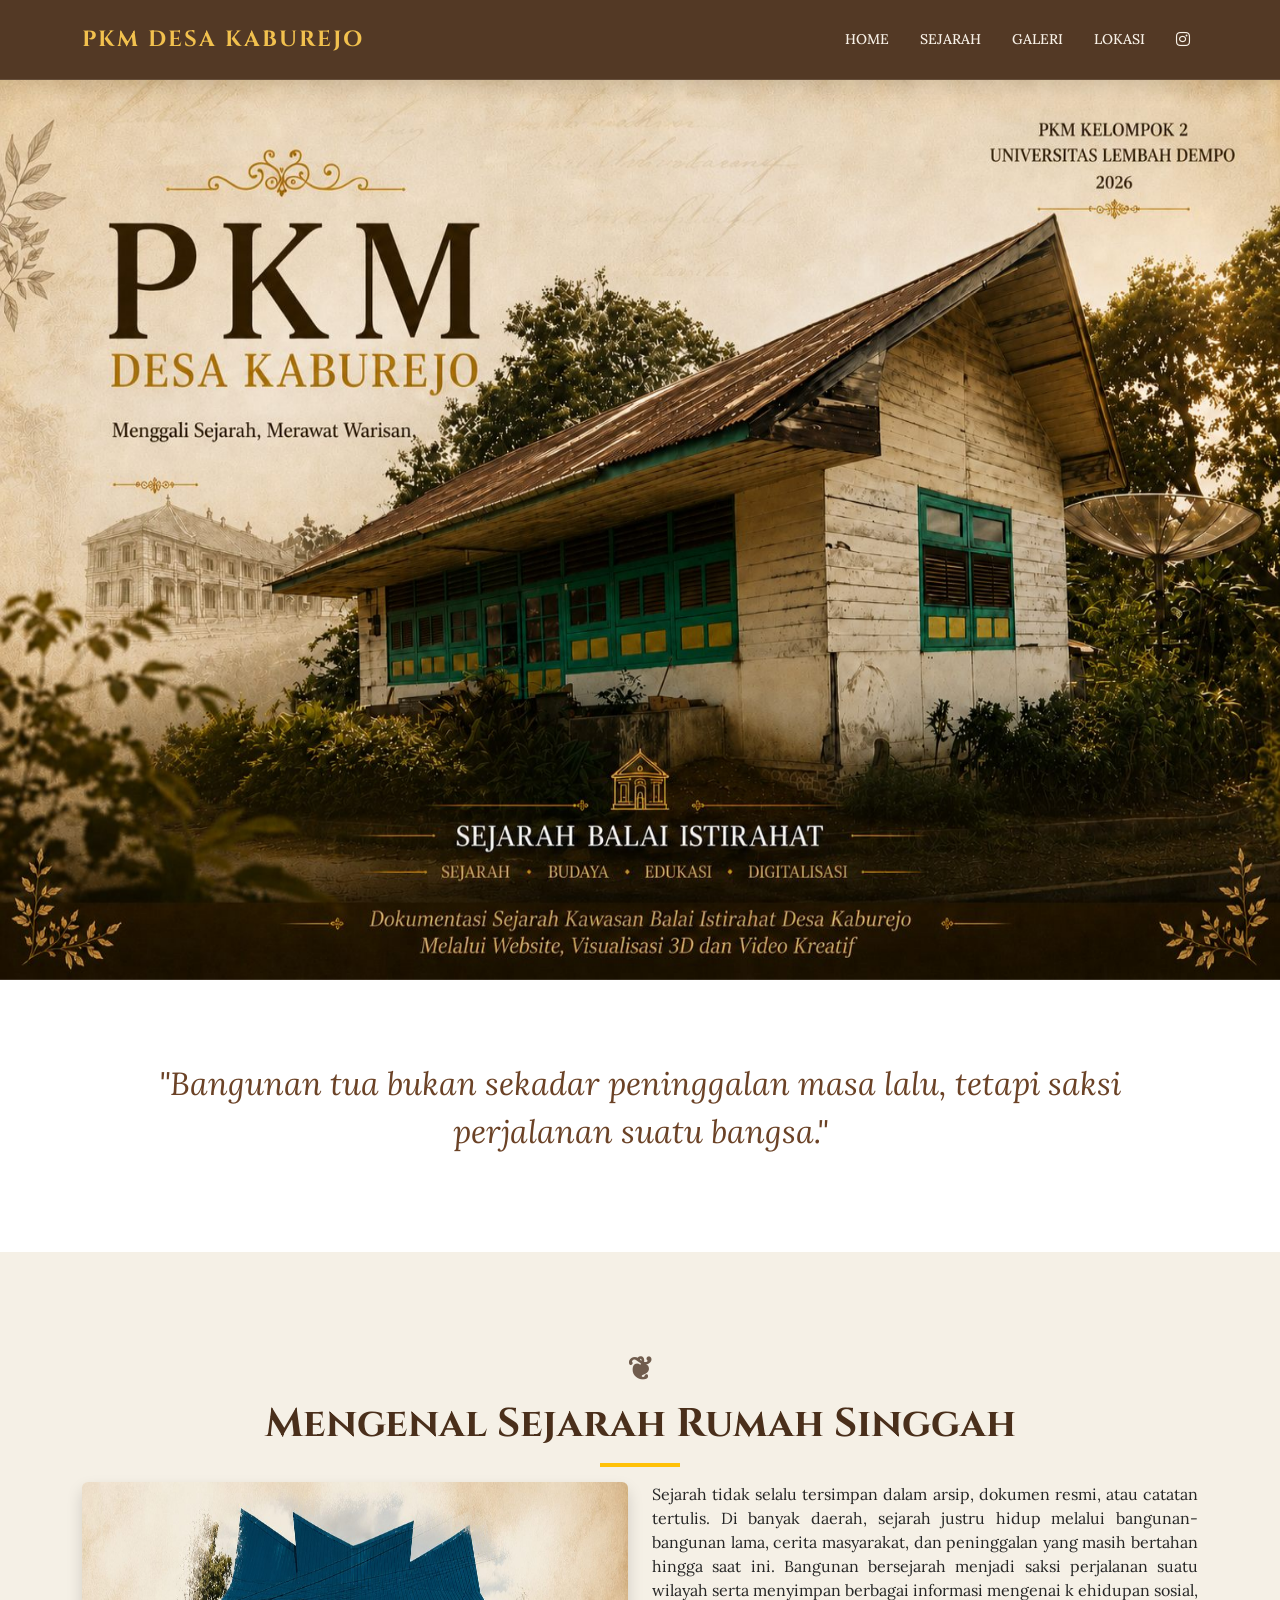
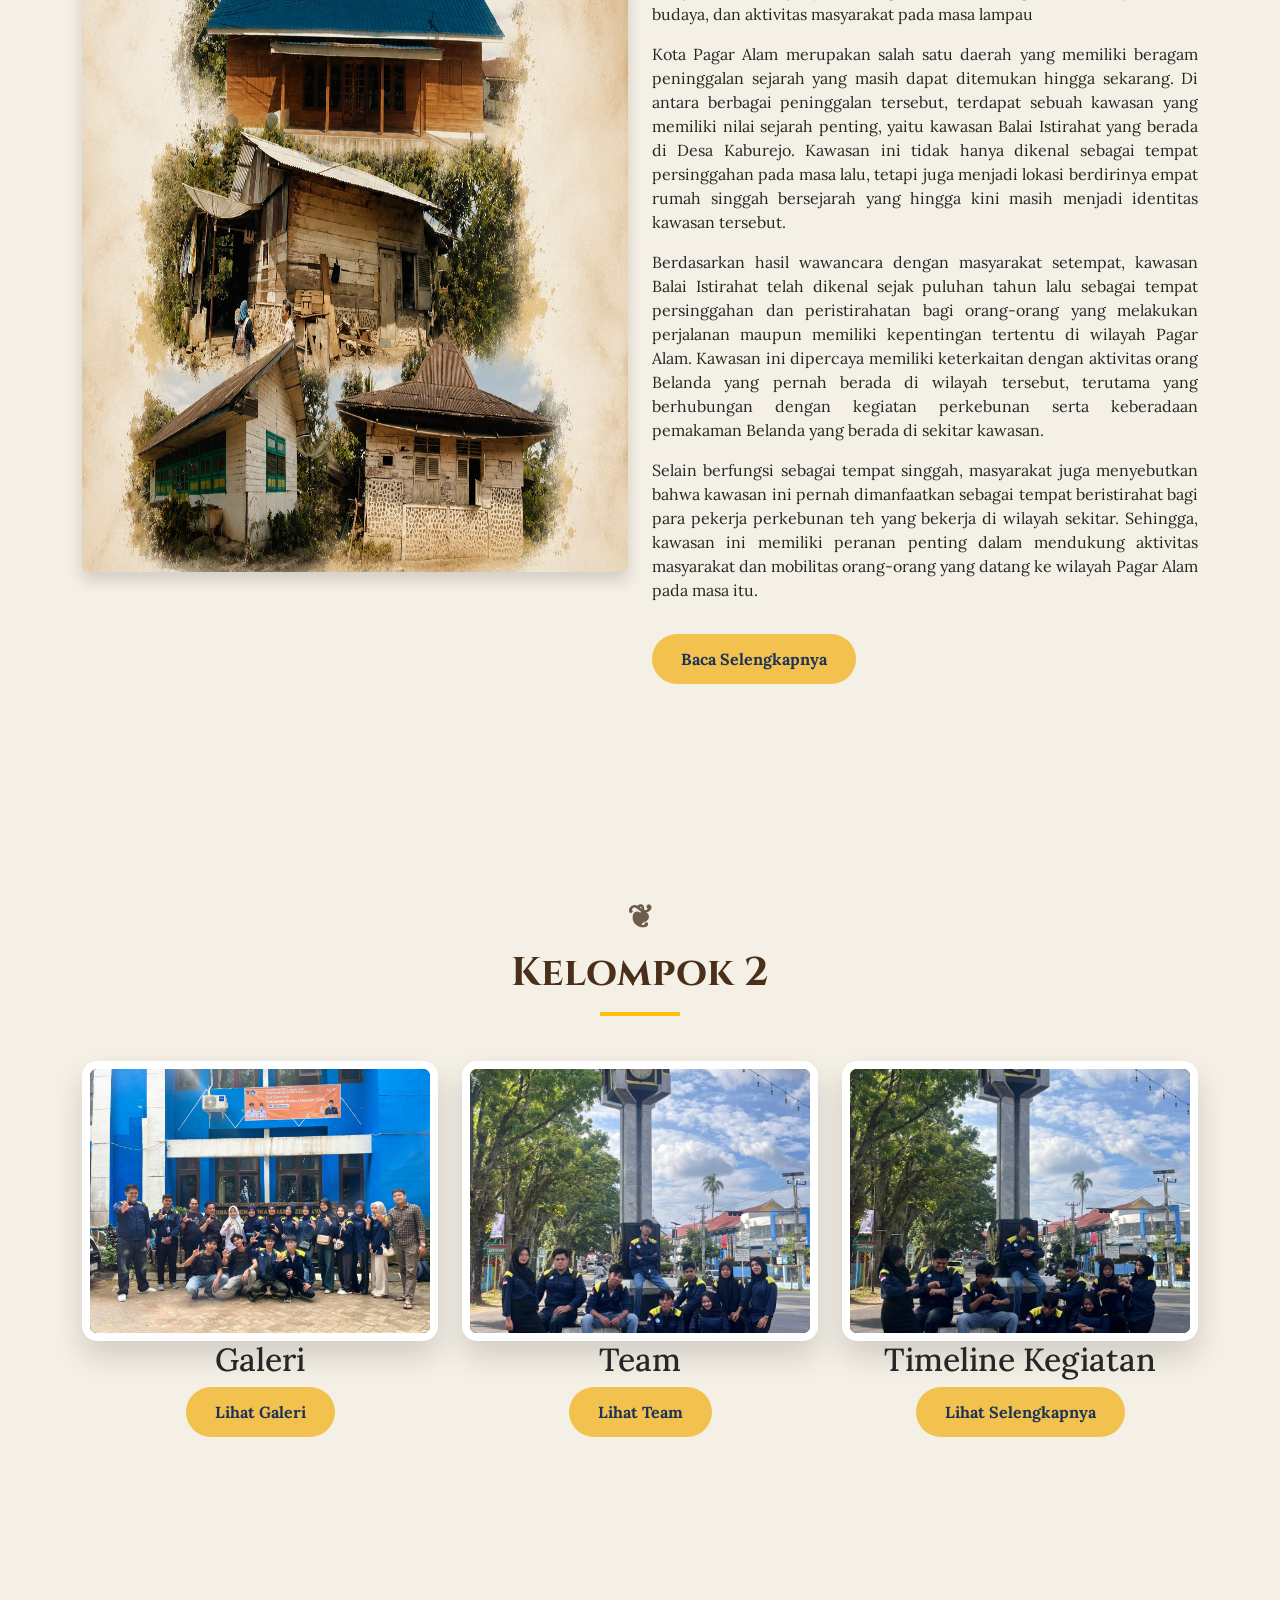
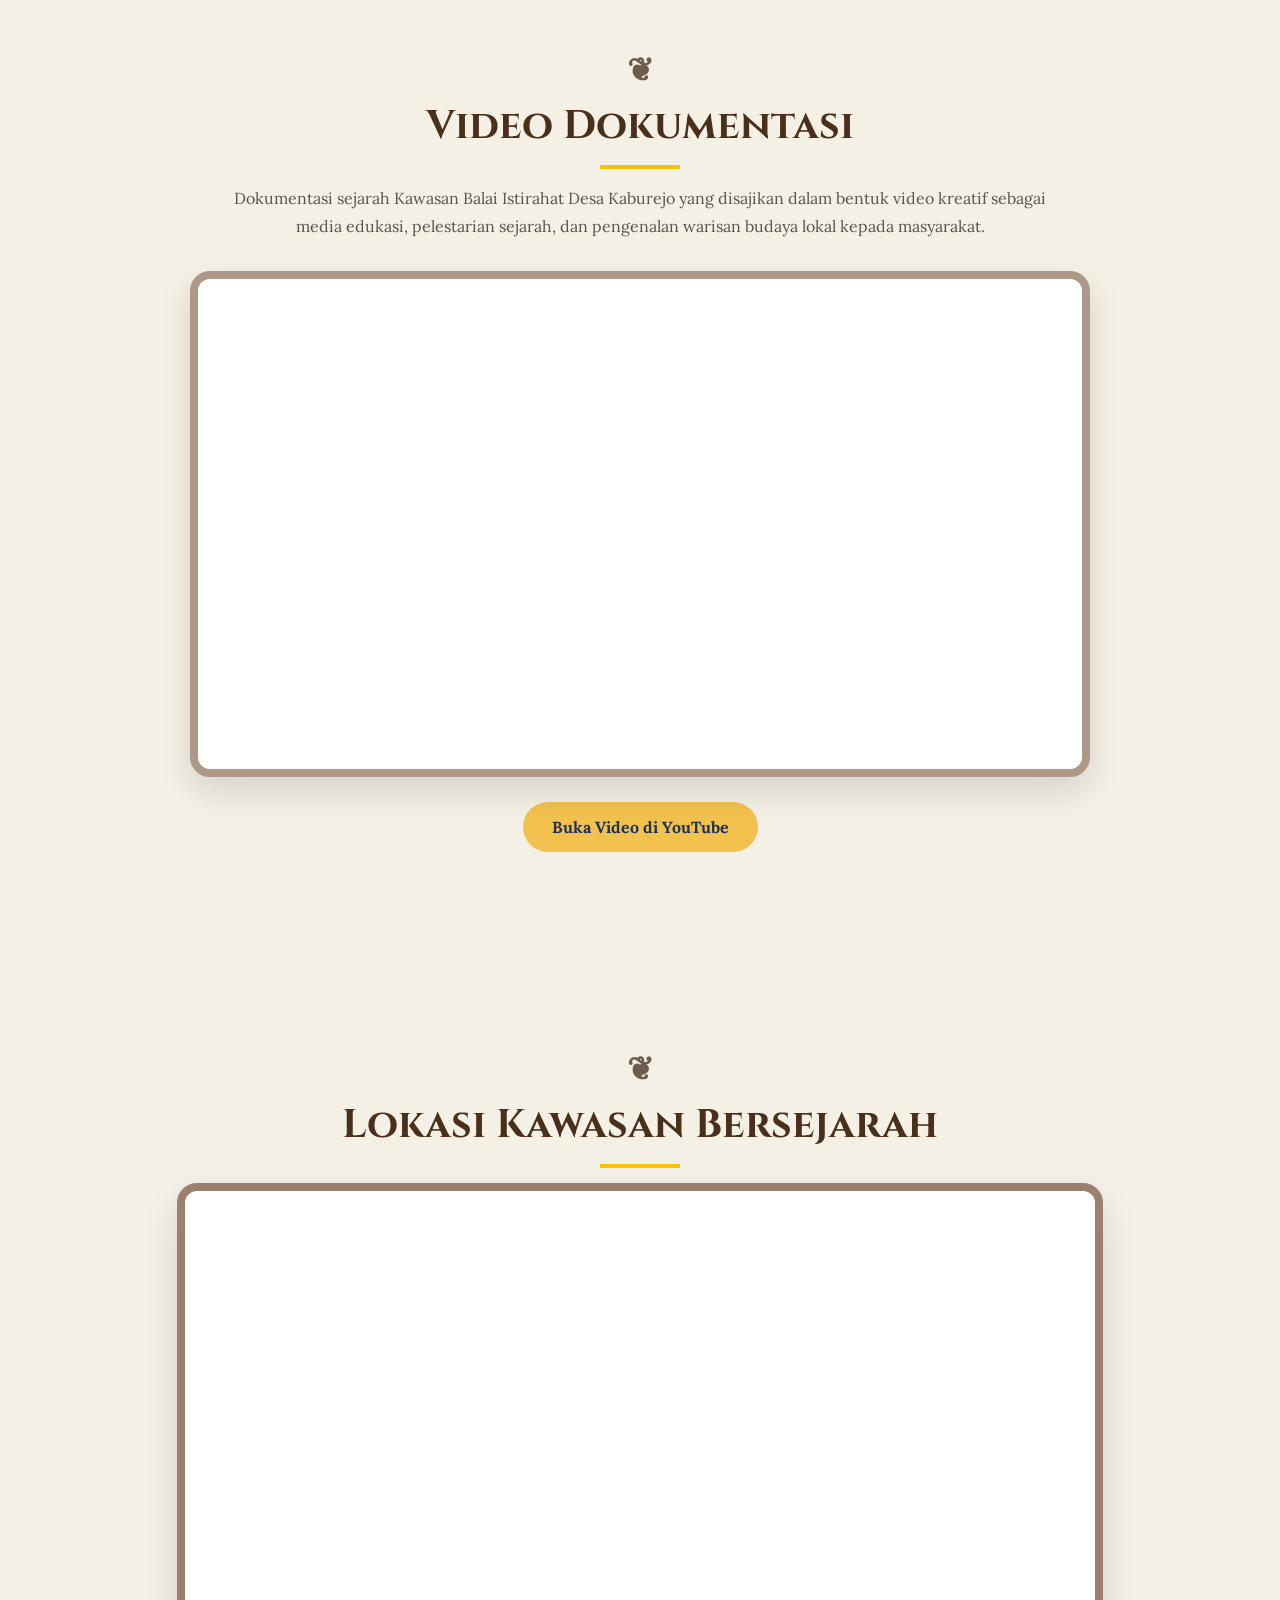
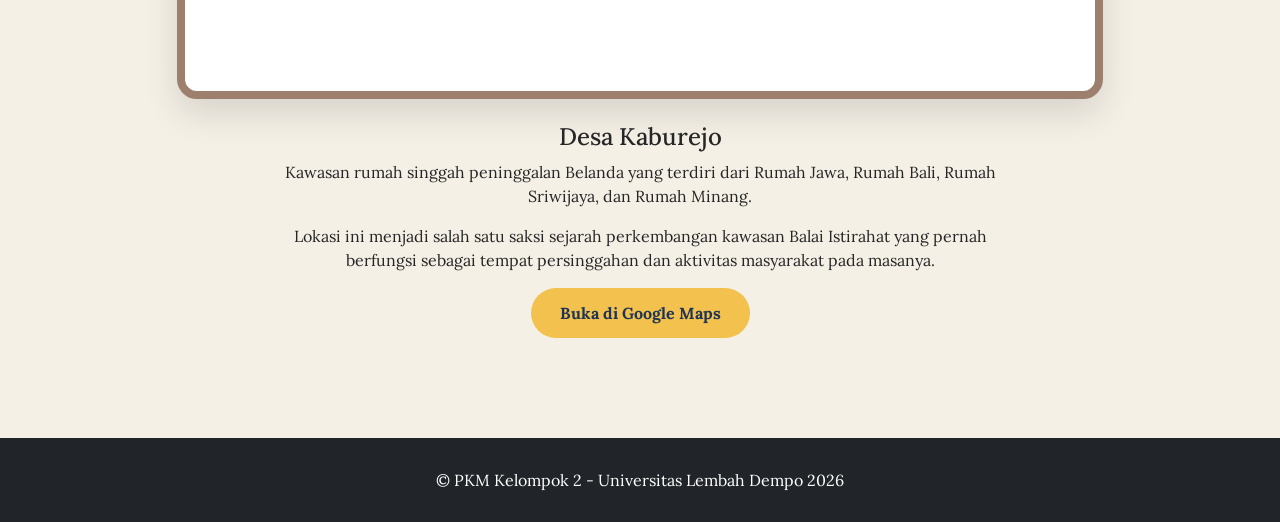
<file: index.html>
<!doctype html>
<html lang="en">

<head>
  <meta charset="UTF-8" />
  <meta name="viewport" content="width=device-width, initial-scale=1.0" />
  <link href="https://cdn.jsdelivr.net/npm/bootstrap@5.0.2/dist/css/bootstrap.min.css" rel="stylesheet"
    integrity="sha384-EVSTQN3/azprG1Anm3QDgpJLIm9Nao0Yz1ztcQTwFspd3yD65VohhpuuCOmLASjC" crossorigin="anonymous" />
  <link rel="stylesheet" href="https://cdn.jsdelivr.net/npm/bootstrap-icons@1.11.3/font/bootstrap-icons.min.css" />
  <link rel="preconnect" href="https://fonts.googleapis.com" />
  <link rel="preconnect" href="https://fonts.gstatic.com" crossorigin />
  <link
    href="https://fonts.googleapis.com/css2?family=Cinzel:wght@400;600;700&family=Lora:wght@400;500;600&display=swap"
    rel="stylesheet" />
  <link rel="stylesheet" href="style.css" />
  <title>PKM Kelompok 6 - Rumah Belanda</title>
</head>

<body>
  <nav class="navbar navbar-expand-lg navbar-light sticky-top">
    <div class="container">
      <a class="navbar-brand" href="#home">PKM DESA KABUREJO</a>
      <button class="navbar-toggler" type="button" data-bs-toggle="collapse" data-bs-target="#navbarNav"
        aria-controls="navbarNav" aria-expanded="false" aria-label="Toggle navigation">
        <span class="navbar-toggler-icon"></span>
      </button>
      <div class="collapse navbar-collapse" id="navbarNav">
        <ul class="navbar-nav ms-auto">
          <li class="nav-item">
            <a class="nav-link" aria-current="page" href="#home">Home</a>
          </li>
          <li class="nav-item">
            <a class="nav-link" href="#sejarah">Sejarah</a>
          </li>
          <li class="nav-item">
            <a class="nav-link" href="#about">Galeri</a>
          </li>
          <li class="nav-item">
            <a class="nav-link" href="#lokasi">Lokasi</a>
          </li>
          <a href="https://www.instagram.com/pkmgrub2uniled2026/?__pwa=1#" target="_blank" class="nav-link px-2">
            <i class="bi bi-instagram"></i>
          </a>
        </ul>
      </div>
    </div>
  </nav>

  <section id="home">
    <div id="carouselExampleSlidesOnly" class="carousel slide" data-bs-ride="carousel">
      <div class="carousel-inner">
        <div class="carousel-item active">
          <img src="gambar/rumah cover3.jpg" class="d-block w-100" alt="PKM Dusun Gunung Agung Pauh" />
        </div>
      </div>
    </div>
  </section>

  <section class="quote-section">
    <div class="container">
      <blockquote>
        "Bangunan tua bukan sekadar peninggalan masa lalu, tetapi saksi
        perjalanan suatu bangsa."
      </blockquote>
    </div>
  </section>

  <section id="sejarah" class="section-padding">
    <div class="container">
      <h2 class="section-title">Mengenal Sejarah Rumah Singgah</h2>

      <div class="row align-items-start">
        <div class="col-lg-6 gambar">
          <img src="gambar/gambar rumah gabungan3.jpg" class="img-fluid rounded shadow" />
        </div>

        <div class="col-lg-6 narasi">
          <p>
            Sejarah tidak selalu tersimpan dalam arsip, dokumen resmi,
            atau catatan tertulis. Di banyak daerah, sejarah justru hidup
            melalui bangunan-bangunan lama, cerita masyarakat,
            dan peninggalan yang masih bertahan hingga saat ini.
            Bangunan bersejarah menjadi saksi perjalanan suatu
            wilayah serta menyimpan berbagai informasi mengenai k
            ehidupan sosial, budaya, dan aktivitas masyarakat pada masa lampau
          </p>
          <p>
            Kota Pagar Alam merupakan salah satu daerah yang memiliki beragam
            peninggalan sejarah yang masih dapat ditemukan hingga sekarang.
            Di antara berbagai peninggalan tersebut, terdapat sebuah kawasan yang
            memiliki nilai sejarah penting, yaitu kawasan Balai Istirahat yang berada
            di Desa Kaburejo. Kawasan ini tidak hanya dikenal sebagai tempat persinggahan
            pada masa lalu, tetapi juga menjadi lokasi berdirinya empat rumah
            singgah bersejarah yang hingga kini masih menjadi identitas kawasan tersebut.
          </p>
          <p>
            Berdasarkan hasil wawancara dengan masyarakat setempat,
            kawasan Balai Istirahat telah dikenal sejak puluhan tahun lalu
            sebagai tempat persinggahan dan peristirahatan bagi orang-orang
            yang melakukan perjalanan maupun memiliki kepentingan tertentu di wilayah
            Pagar Alam. Kawasan ini dipercaya memiliki keterkaitan dengan aktivitas orang
            Belanda yang pernah berada di wilayah tersebut, terutama yang berhubungan dengan
            kegiatan perkebunan serta keberadaan pemakaman
            Belanda yang berada di sekitar kawasan.
          </p>
          <p>
            Selain berfungsi sebagai tempat singgah, masyarakat juga menyebutkan bahwa kawasan
            ini pernah dimanfaatkan sebagai tempat beristirahat bagi para
            pekerja perkebunan teh yang bekerja di wilayah sekitar.
            Sehingga, kawasan ini memiliki peranan penting dalam
            mendukung aktivitas masyarakat dan mobilitas orang-orang yang datang
            ke wilayah Pagar Alam pada masa itu.
          </p>
          <p>
            <a href="sejarah/sejarah.html" class="btn btn-brand mt-3">Baca Selengkapnya</a>
          </p>
        </div>
      </div>
    </div>
  </section>

  <section id="about" class="section-padding">
    <div class="container">
      <h2 class="section-title">Kelompok 2</h2>

      <div class="row g-4">
        <div class="col-md-4">
          <img src="dokumentasi/dinashd.jpg" class="gallery-img" />
          <h2>Galeri</h2>
          <p>
            <a href="galeri/galeri.html" class="btn btn-brand">Lihat Galeri</a>
          </p>
        </div>

        <div class="col-md-4">
          <img src="gambar/teamSS.jpg" class="gallery-img" />
          <h2>Team</h2>
          <p>
            <a href="team/team.html" class="btn btn-brand">Lihat Team</a>
          </p>
        </div>
        <div class="col-md-4">
          <img src="gambar/timeline.jpg" class="gallery-img" />
          <h2>Timeline Kegiatan</h2>
          <p>
            <a href="dokumentasi/timeline.html" class="btn btn-brand">Lihat Selengkapnya</a>
          </p>
        </div>
      </div>
    </div>
  </section>

  <section class="section-padding">
    <div class="container">

      <h2 class="section-title">
        Video Dokumentasi
      </h2>

      <p class="video-description">
        Dokumentasi sejarah Kawasan Balai Istirahat Desa Kaburejo yang disajikan
        dalam bentuk video kreatif sebagai media edukasi, pelestarian sejarah,
        dan pengenalan warisan budaya lokal kepada masyarakat.
      </p>

      <div class="video-card">
        <iframe src="https://www.youtube.com/embed/0A9ck-j6GbE?rel=0" title="Video Dokumentasi PKM"
          allow="accelerometer; autoplay; clipboard-write; encrypted-media; gyroscope; picture-in-picture; web-share"
          referrerpolicy="strict-origin-when-cross-origin" allowfullscreen loading="lazy"></iframe>
      </div>

      <p class="video-link">
        <a href="https://www.youtube.com/watch?v=0A9ck-j6GbE" target="_blank" rel="noopener" class="btn btn-brand">
          Buka Video di YouTube
        </a>
      </p>

    </div>
  </section>

  <section id="lokasi" class="section-padding">
    <div class="container">
      <h2 class="section-title">Lokasi Kawasan Bersejarah</h2>

      <div class="row g-4 justify-content-center">
        <div class="col-lg-10">
          <div class="map-card">

            <iframe
              src="https://www.google.com/maps/embed?pb=!1m18!1m12!1m3!1d3275.2238431024753!2d103.2447548!3d-4.0165332!2m3!1f0!2f0!3f0!3m2!1i1024!2i768!4f13.1!3m3!1m2!1s0x2e376b5a26d903f5%3A0xe804ebf30f045752!2sCafe%20%26%20Resto%20Bangoenan%20Toea!5e1!3m2!1sid!2sid!4v1782139233173!5m2!1sid!2sid"
              width="800" height="600" style="border:0;" allowfullscreen="" loading="lazy"
              referrerpolicy="no-referrer-when-downgrade"></iframe>

          </div>
        </div>
        <div class="col-lg-8">
          <div class="content-card text-center">

            <h4>Desa Kaburejo</h4>

            <p>
              Kawasan rumah singgah peninggalan Belanda yang terdiri dari
              Rumah Jawa, Rumah Bali, Rumah Sriwijaya, dan Rumah Minang.
            </p>

            <p>
              Lokasi ini menjadi salah satu saksi sejarah perkembangan
              kawasan Balai Istirahat yang pernah berfungsi sebagai tempat
              persinggahan dan aktivitas masyarakat pada masanya.
            </p>

            <a href="https://maps.app.goo.gl/j1KM4AWCYrKSd78M7" target="_blank" class="btn btn-brand">
              Buka di Google Maps
            </a>

          </div>
        </div>

      </div>
    </div>
  </section>
  <footer>
    <p>© PKM Kelompok 2 - Universitas Lembah Dempo 2026</p>
  </footer>

  <script src="https://cdn.jsdelivr.net/npm/bootstrap@5.0.2/dist/js/bootstrap.bundle.min.js"
    integrity="sha384-MrcW6ZMFYlzcLA8Nl+NtUVF0sA7MsXsP1UyJoMp4YLEuNSfAP+JcXn/tWtIaxVXM"
    crossorigin="anonymous"></script>
</body>

</html>
</file>
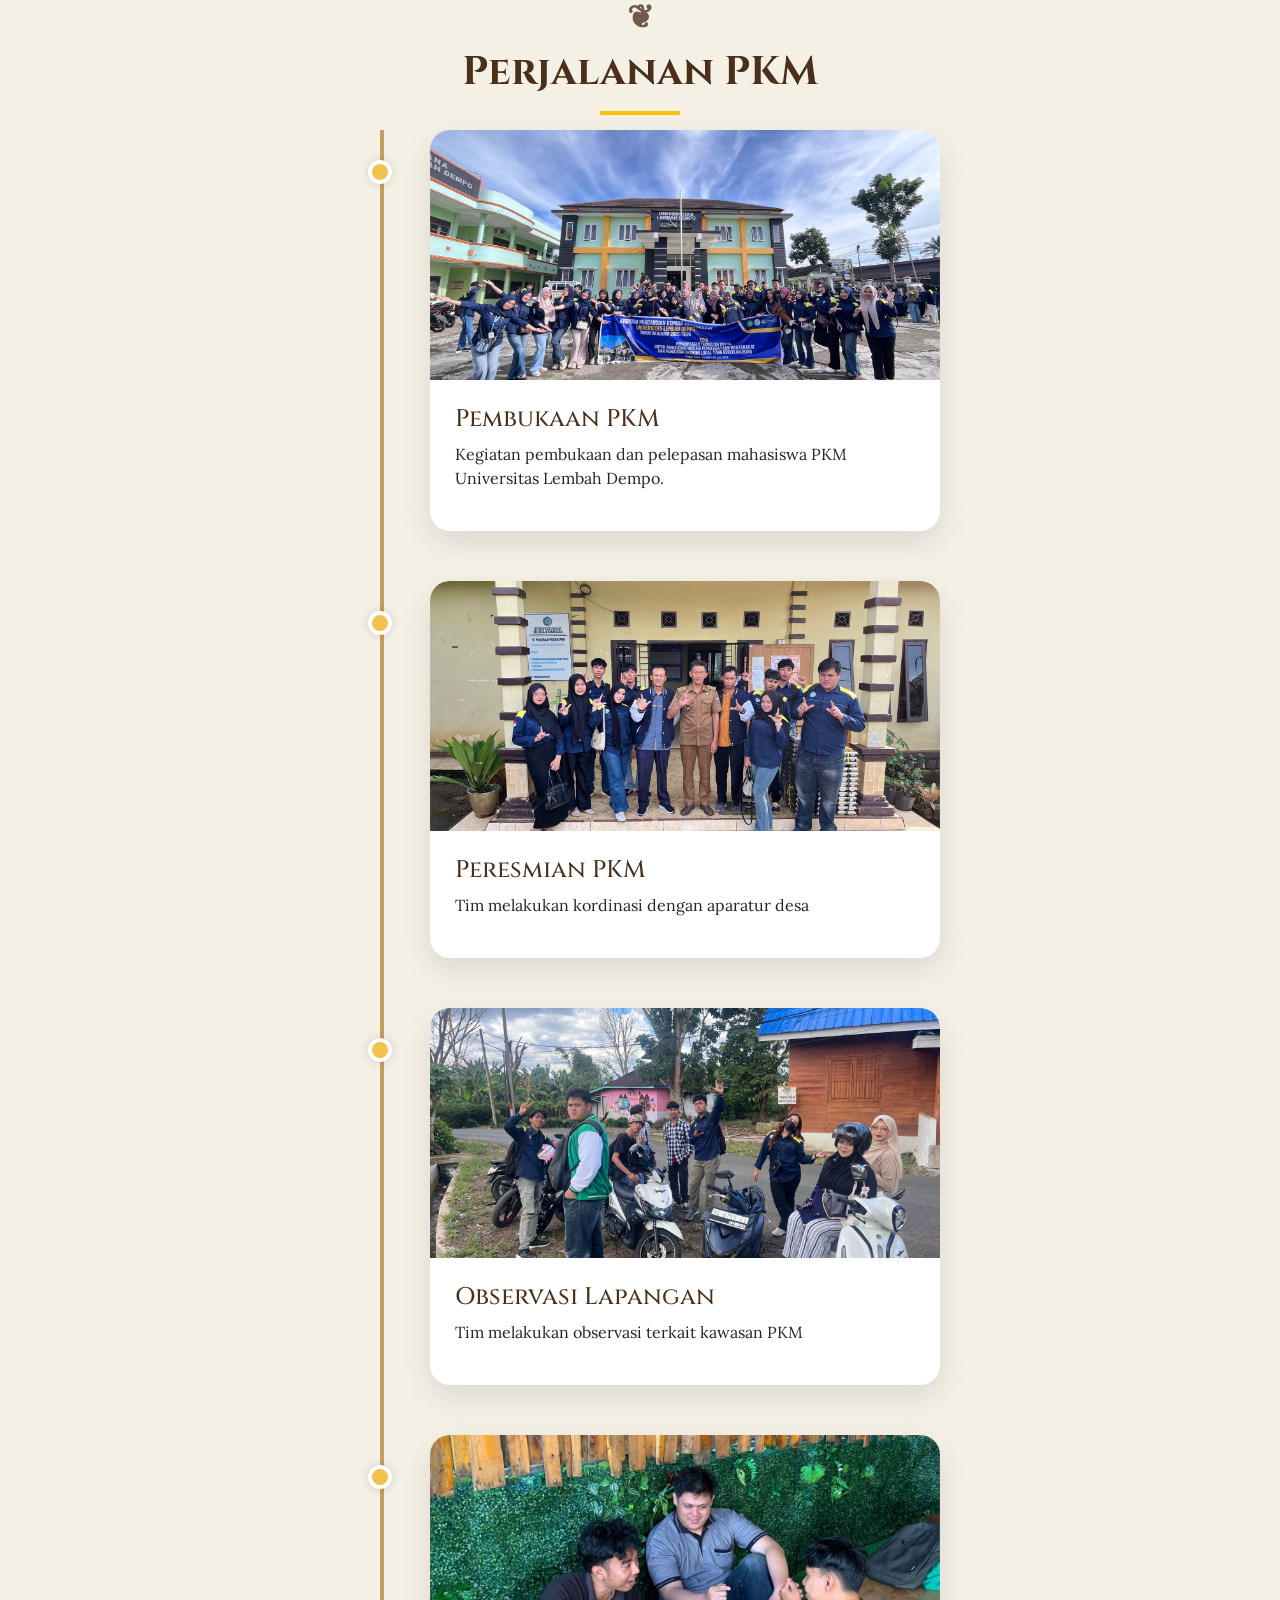
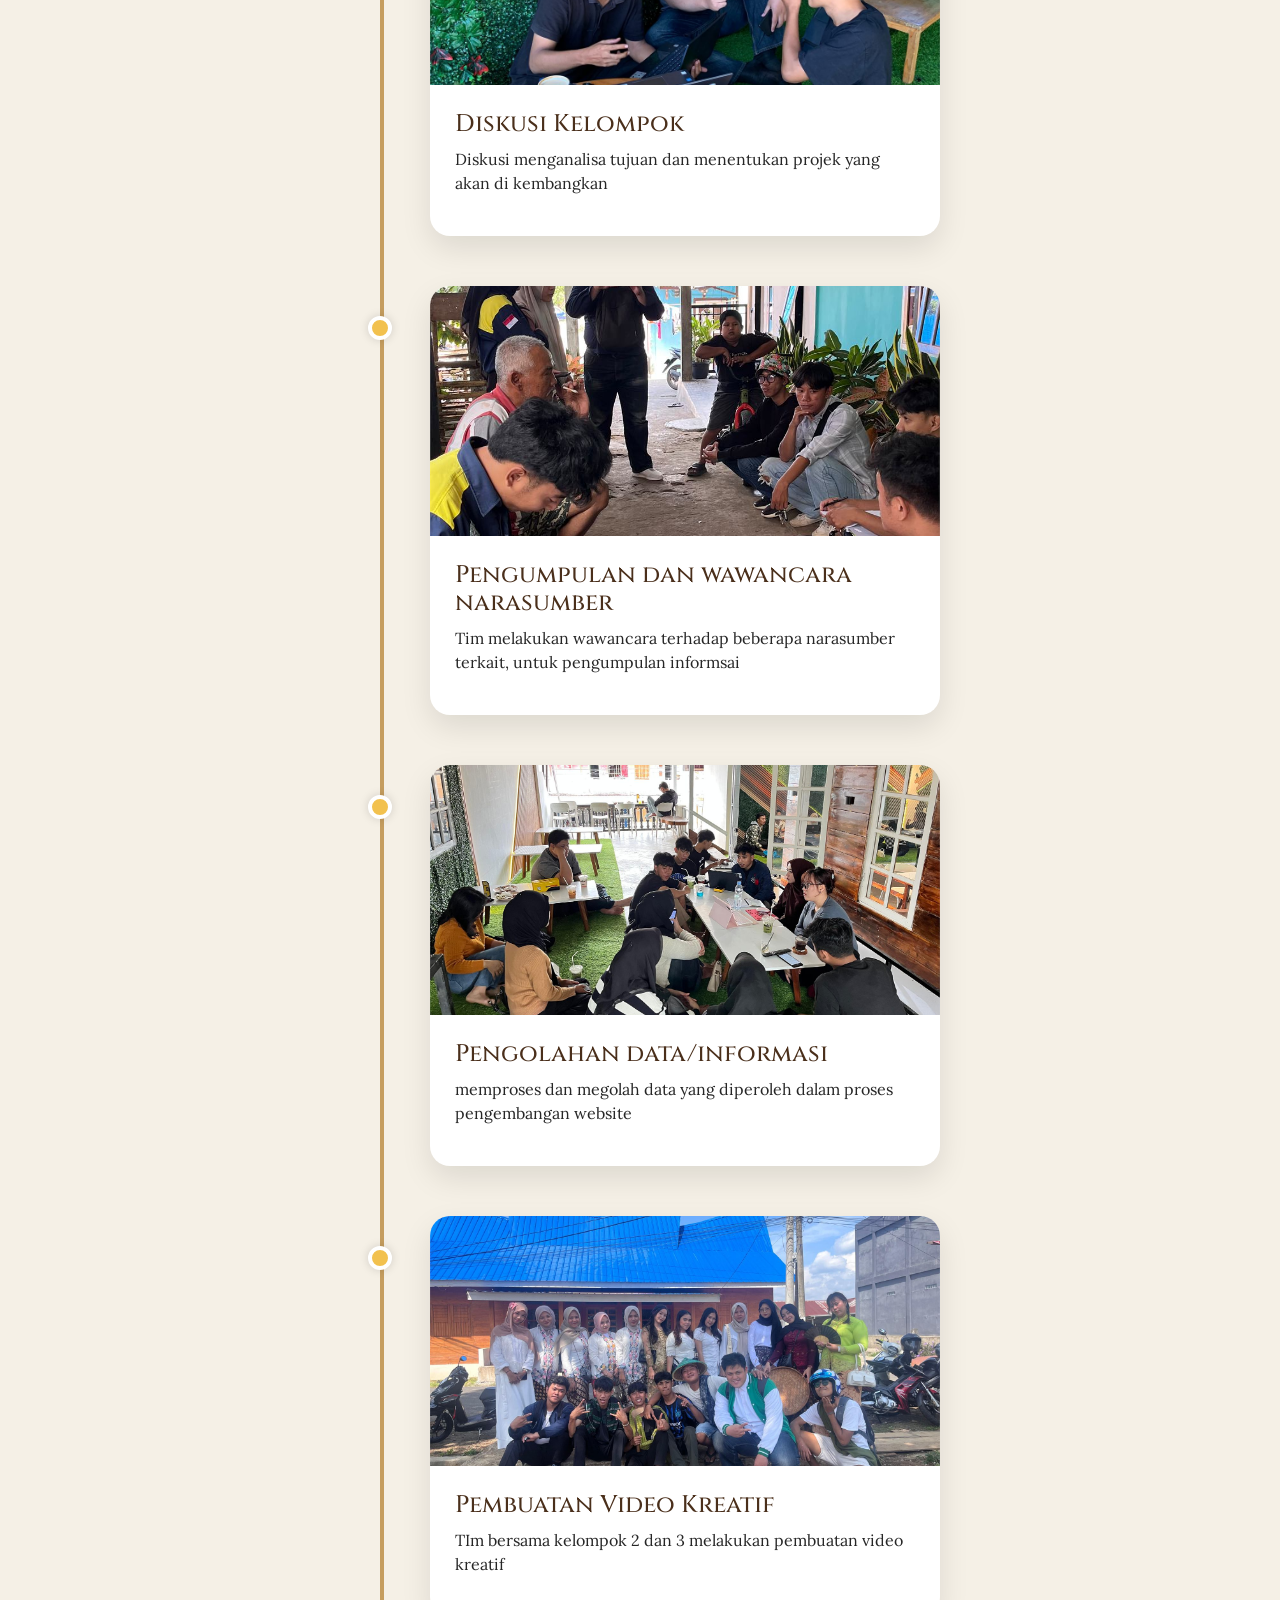
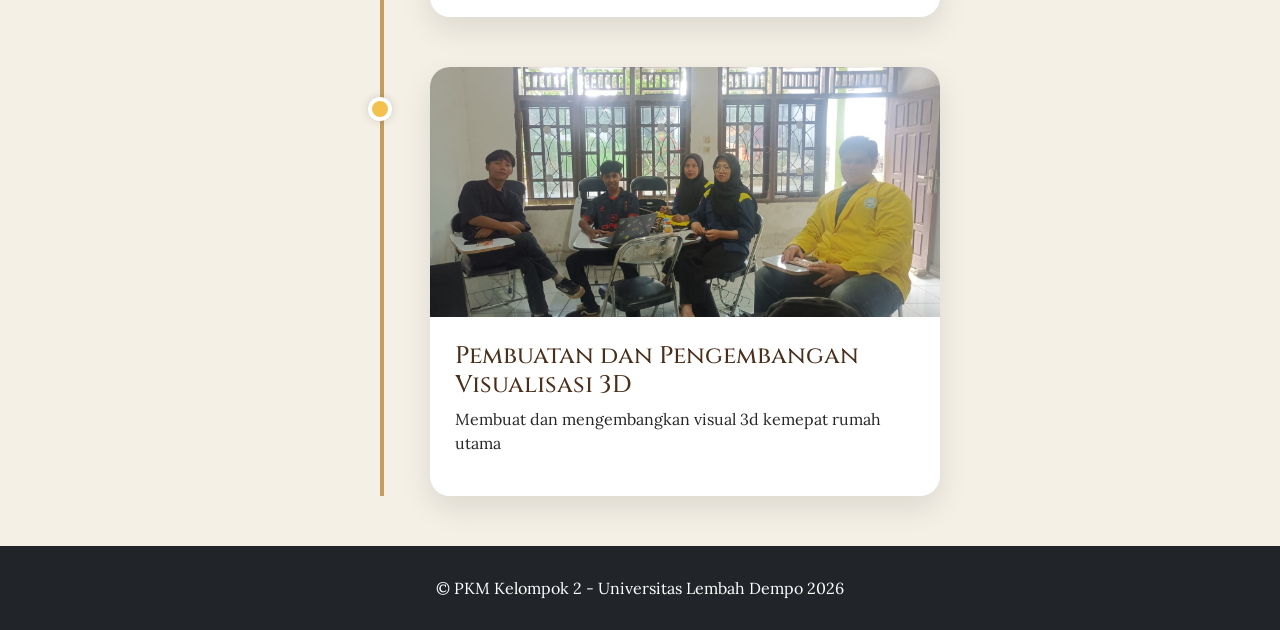
<file: dokumentasi/timeline.html>
<!DOCTYPE html>
<html lang="en">

<head>
    <meta charset="UTF-8">
    <meta name="viewport" content="width=device-width, initial-scale=1.0">
    <link href="https://cdn.jsdelivr.net/npm/bootstrap@5.0.2/dist/css/bootstrap.min.css" rel="stylesheet"
        integrity="sha384-EVSTQN3/azprG1Anm3QDgpJLIm9Nao0Yz1ztcQTwFspd3yD65VohhpuuCOmLASjC" crossorigin="anonymous" />
    <link rel="stylesheet" href="https://cdn.jsdelivr.net/npm/bootstrap-icons@1.11.3/font/bootstrap-icons.min.css" />
    <link rel="preconnect" href="https://fonts.googleapis.com" />
    <link rel="preconnect" href="https://fonts.gstatic.com" crossorigin />
    <link
        href="https://fonts.googleapis.com/css2?family=Cinzel:wght@400;600;700&family=Lora:wght@400;500;600&display=swap"
        rel="stylesheet" />
    <link rel="stylesheet" href="timeline.css">
    <link rel="stylesheet" href="../style.css">
    <title>timeline</title>
</head>

<body>
    <section class="section-rumah">
        <div class="container">
            <h2 class="section-title">Perjalanan PKM</h2>
            <div class="timeline">
                <div class="timeline-item">
                    <div class="timeline-card">
                        <img src="pembukaan.jpg" alt="">
                        <div class="timeline-content">
                            <h4>Pembukaan PKM</h4>
                            <p>
                                Kegiatan pembukaan dan pelepasan mahasiswa PKM
                                Universitas Lembah Dempo.
                            </p>
                        </div>
                    </div>
                </div>
                <div class="timeline-item">
                    <div class="timeline-card">
                        <img src="pak lurah.jpg" alt="">
                        <div class="timeline-content">
                            <h4>Peresmian PKM</h4>
                            <p>
                                Tim melakukan kordinasi dengan aparatur desa
                            </p>
                        </div>
                    </div>
                </div>
                <div class="timeline-item">
                    <div class="timeline-card">
                        <img src="observasi.jpg" alt="">
                        <div class="timeline-content">
                            <h4>Observasi Lapangan</h4>
                            <p>
                                Tim melakukan observasi terkait kawasan PKM
                            </p>
                        </div>
                    </div>
                </div>
                <div class="timeline-item">
                    <div class="timeline-card">
                        <img src="diskusi.jpg" alt="">
                        <div class="timeline-content">
                            <h4>Diskusi Kelompok
                            </h4>
                            <p>
                                Diskusi menganalisa tujuan dan menentukan projek yang akan di kembangkan
                            </p>
                        </div>
                    </div>
                </div>
                <div class="timeline-item">
                    <div class="timeline-card">
                        <img src="wawancara 2.jpg" alt="">
                        <div class="timeline-content">
                            <h4>Pengumpulan dan wawancara narasumber</h4>
                            <p>
                                Tim melakukan wawancara terhadap beberapa narasumber terkait,
                                untuk pengumpulan informsai
                            </p>
                        </div>
                    </div>
                </div>
                <div class="timeline-item">
                    <div class="timeline-card">
                        <img src="bigbrew.jpg" alt="">
                        <div class="timeline-content">
                            <h4>Pengolahan data/informasi</h4>
                            <p>
                                memproses dan megolah data yang diperoleh dalam proses
                                pengembangan website
                            </p>
                        </div>
                    </div>
                </div>
                <div class="timeline-item">
                    <div class="timeline-card">
                        <img src="video kreatif.jpg" alt="">
                        <div class="timeline-content">
                            <h4>Pembuatan Video Kreatif</h4>
                            <p>
                                TIm bersama kelompok 2 dan 3 melakukan pembuatan video kreatif
                            </p>
                        </div>
                    </div>
                </div>
                <div class="timeline-item">
                    <div class="timeline-card">
                        <img src="3d.jpg" alt="">
                        <div class="timeline-content">
                            <h4>Pembuatan dan Pengembangan Visualisasi 3D</h4>
                            <p>
                                Membuat dan mengembangkan visual 3d kemepat rumah utama
                            </p>
                        </div>
                    </div>
                </div>
            </div>
        </div>
    </section>
    <footer>
        <p>© PKM Kelompok 2 - Universitas Lembah Dempo 2026</p>
    </footer>
    <script src="https://cdn.jsdelivr.net/npm/bootstrap@5.0.2/dist/js/bootstrap.bundle.min.js"
        integrity="sha384-MrcW6ZMFYlzcLA8Nl+NtUVF0sA7MsXsP1UyJoMp4YLEuNSfAP+JcXn/tWtIaxVXM"
        crossorigin="anonymous"></script>
</body>

</html>
</file>
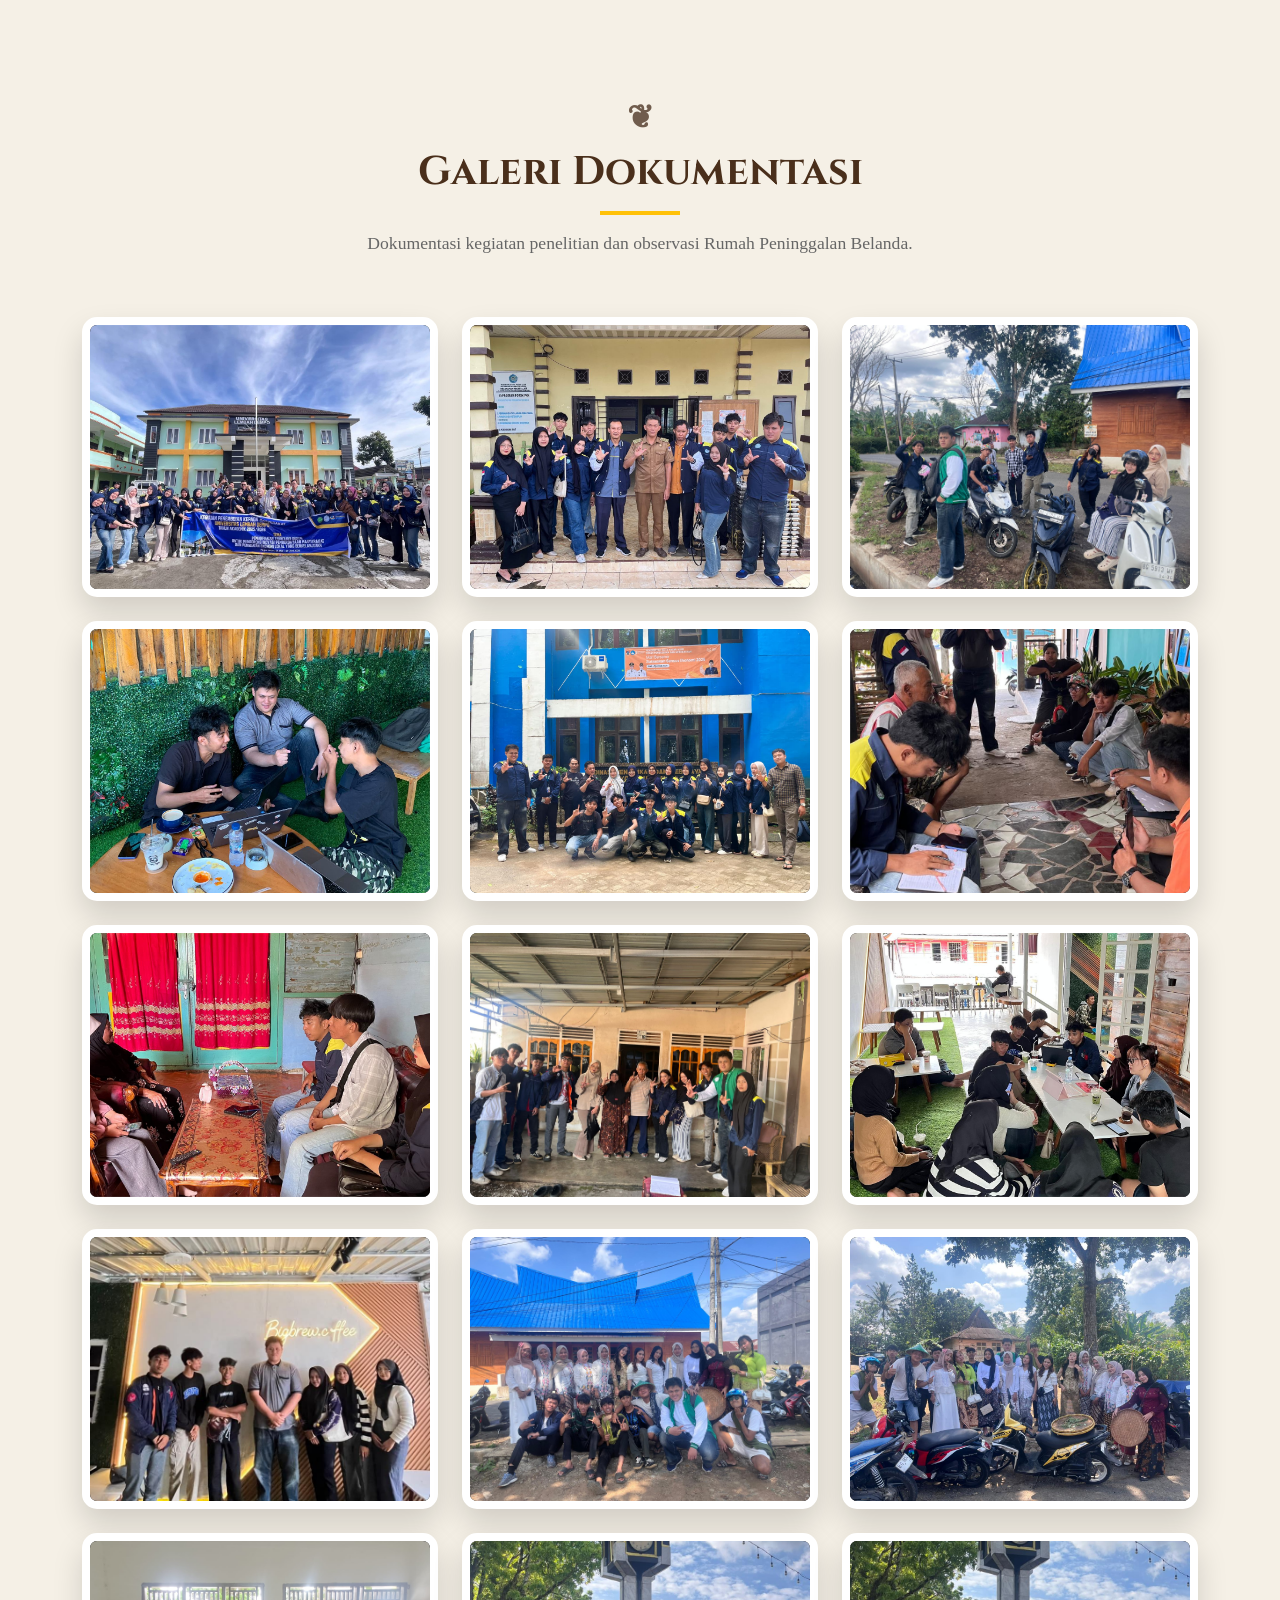
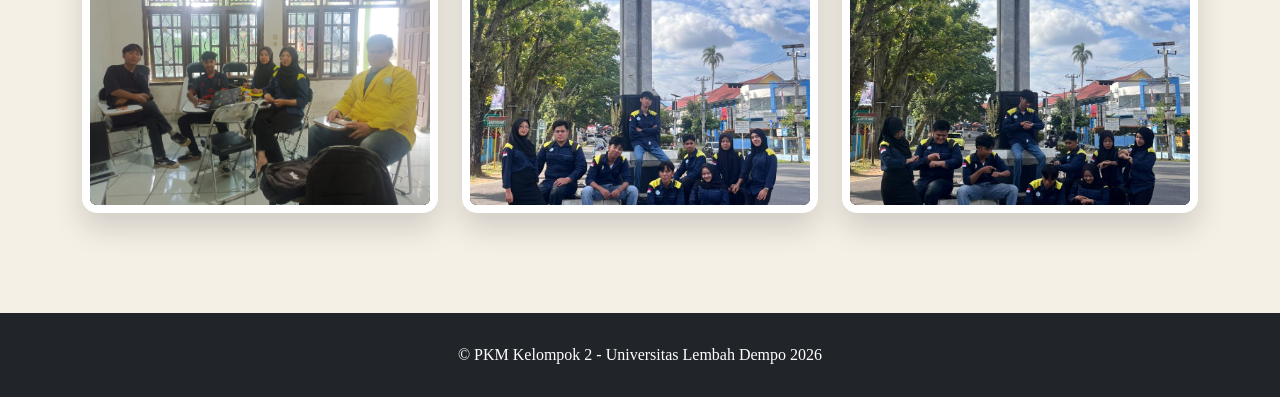
<file: galeri/galeri.html>
<!doctype html>
<html lang="en">

<head>
  <meta charset="UTF-8" />
  <meta name="viewport" content="width=device-width, initial-scale=1.0" />
  <link href="https://cdn.jsdelivr.net/npm/bootstrap@5.0.2/dist/css/bootstrap.min.css" rel="stylesheet"
    integrity="sha384-EVSTQN3/azprG1Anm3QDgpJLIm9Nao0Yz1ztcQTwFspd3yD65VohhpuuCOmLASjC" crossorigin="anonymous" />
  <link rel="preconnect" href="https://fonts.googleapis.com" />
  <link rel="preconnect" href="https://fonts.gstatic.com" crossorigin />
  <link href="https://fonts.googleapis.com/css2?family=Cinzel:wght@400;600;700&display=swap" rel="stylesheet" />
  <link rel="stylesheet" href="../galeri/galeri.css" />
  <link rel="stylesheet" href="../style.css">
  <title>PKM Kelompok 6 - Rumah Belanda</title>
</head>

<body>
  <section id="galeri" class="section-padding">
    <div class="container">
      <h2 class="section-title">Galeri Dokumentasi</h2>

      <p class="section-subtitle">
        Dokumentasi kegiatan penelitian dan observasi Rumah Peninggalan
        Belanda.
      </p>

      <div class="row g-4 justify-content-center">
        <div class="col-lg-4 col-md-6">
          <img src="../dokumentasi/pembukaan.jpg" class="gallery-img" />
          <div class="gallery-overlay">
          </div>
        </div>

        <div class="col-lg-4 col-md-6">
          <img src="../dokumentasi/pak lurah.jpg" class="gallery-img" />
          <div class="gallery-overlay">
          </div>
        </div>
        <div class="col-lg-4 col-md-6">
          <img src="../dokumentasi/observasi.jpg" class="gallery-img" />
          <div class="gallery-overlay">
          </div>
        </div>
        <div class="col-lg-4 col-md-6">
          <img src="../dokumentasi/diskusi.jpg" class="gallery-img" />
          <div class="gallery-overlay">
          </div>
        </div>
        <div class="col-lg-4 col-md-6">
          <img src="../dokumentasi/dinashd.jpg" class="gallery-img" />
          <div class="gallery-overlay">
          </div>
        </div>
        <div class="col-lg-4 col-md-6">
          <img src="../dokumentasi/wawancara 2.jpg" class="gallery-img" />
          <div class="gallery-overlay">
          </div>
        </div>
        <div class="col-lg-4 col-md-6">
          <img src="../dokumentasi/wawancara ibu.jpg" class="gallery-img" />
          <div class="gallery-overlay">
          </div>
        </div>
        <div class="col-lg-4 col-md-6">
          <img src="../dokumentasi/wawancara.jpg" class="gallery-img" />
          <div class="gallery-overlay">
          </div>
        </div>
        <div class="col-lg-4 col-md-6">
          <img src="../dokumentasi/bigbrew.jpg" class="gallery-img" />
          <div class="gallery-overlay">
          </div>
        </div>
        <div class="col-lg-4 col-md-6">
          <img src="../dokumentasi/bigbrew2.jpg" class="gallery-img" />
          <div class="gallery-overlay">
          </div>
        </div>
        <div class="col-lg-4 col-md-6">
          <img src="../dokumentasi/video kreatif.jpg" class="gallery-img" />
          <div class="gallery-overlay">
          </div>
        </div>
        <div class="col-lg-4 col-md-6">
          <img src="../dokumentasi/video2.jpg" class="gallery-img" />
          <div class="gallery-overlay">
          </div>
        </div>
        <div class="col-lg-4 col-md-6">
          <img src="../dokumentasi/3d.jpg" class="gallery-img" />
          <div class="gallery-overlay">
          </div>
        </div>
        <div class="col-lg-4 col-md-6">
          <img src="../gambar/teamSS.jpg" class="gallery-img" />
          <div class="gallery-overlay">
          </div>
        </div>
        <div class="col-lg-4 col-md-6">
          <img src="../gambar/timeline.jpg" class="gallery-img" />
          <div class="gallery-overlay">
          </div>
        </div>
      </div>
    </div>
  </section>
  <footer>
    <p>© PKM Kelompok 2 - Universitas Lembah Dempo 2026</p>
  </footer>
</body>

</html>
</file>
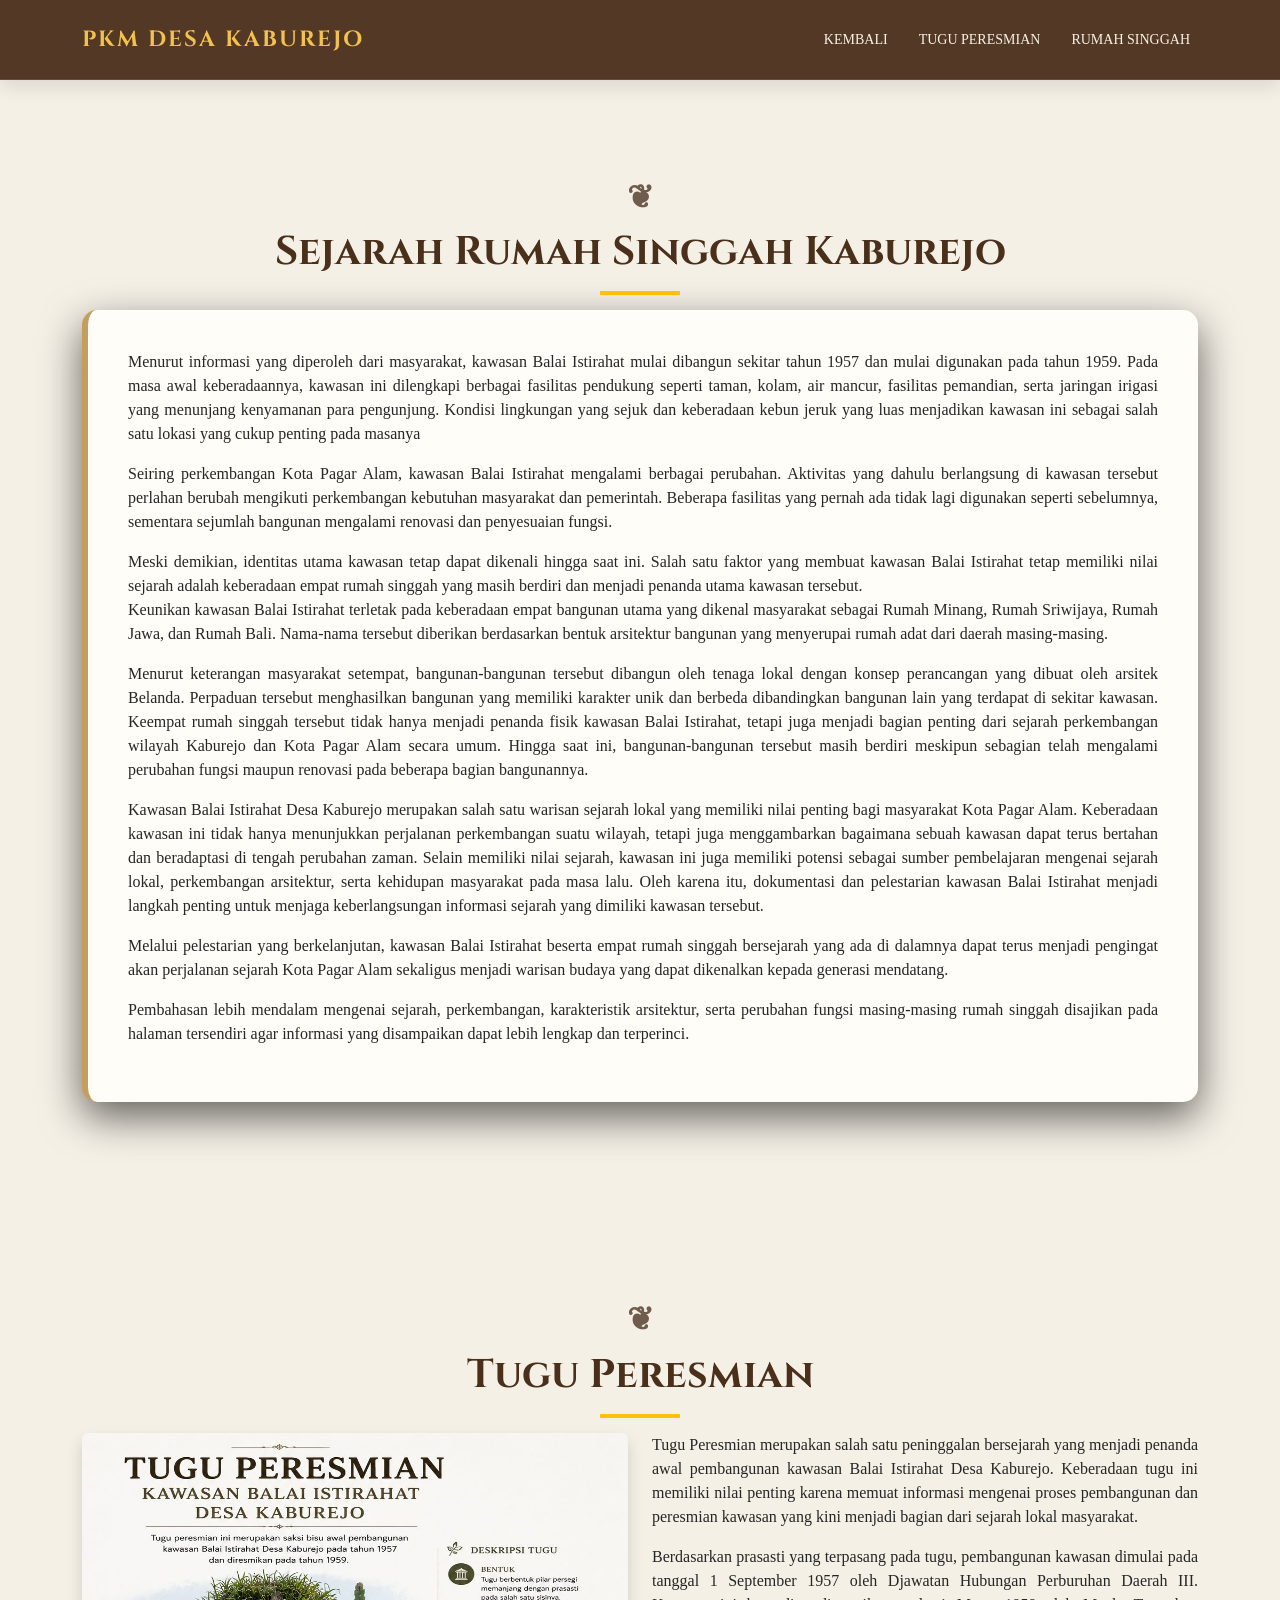
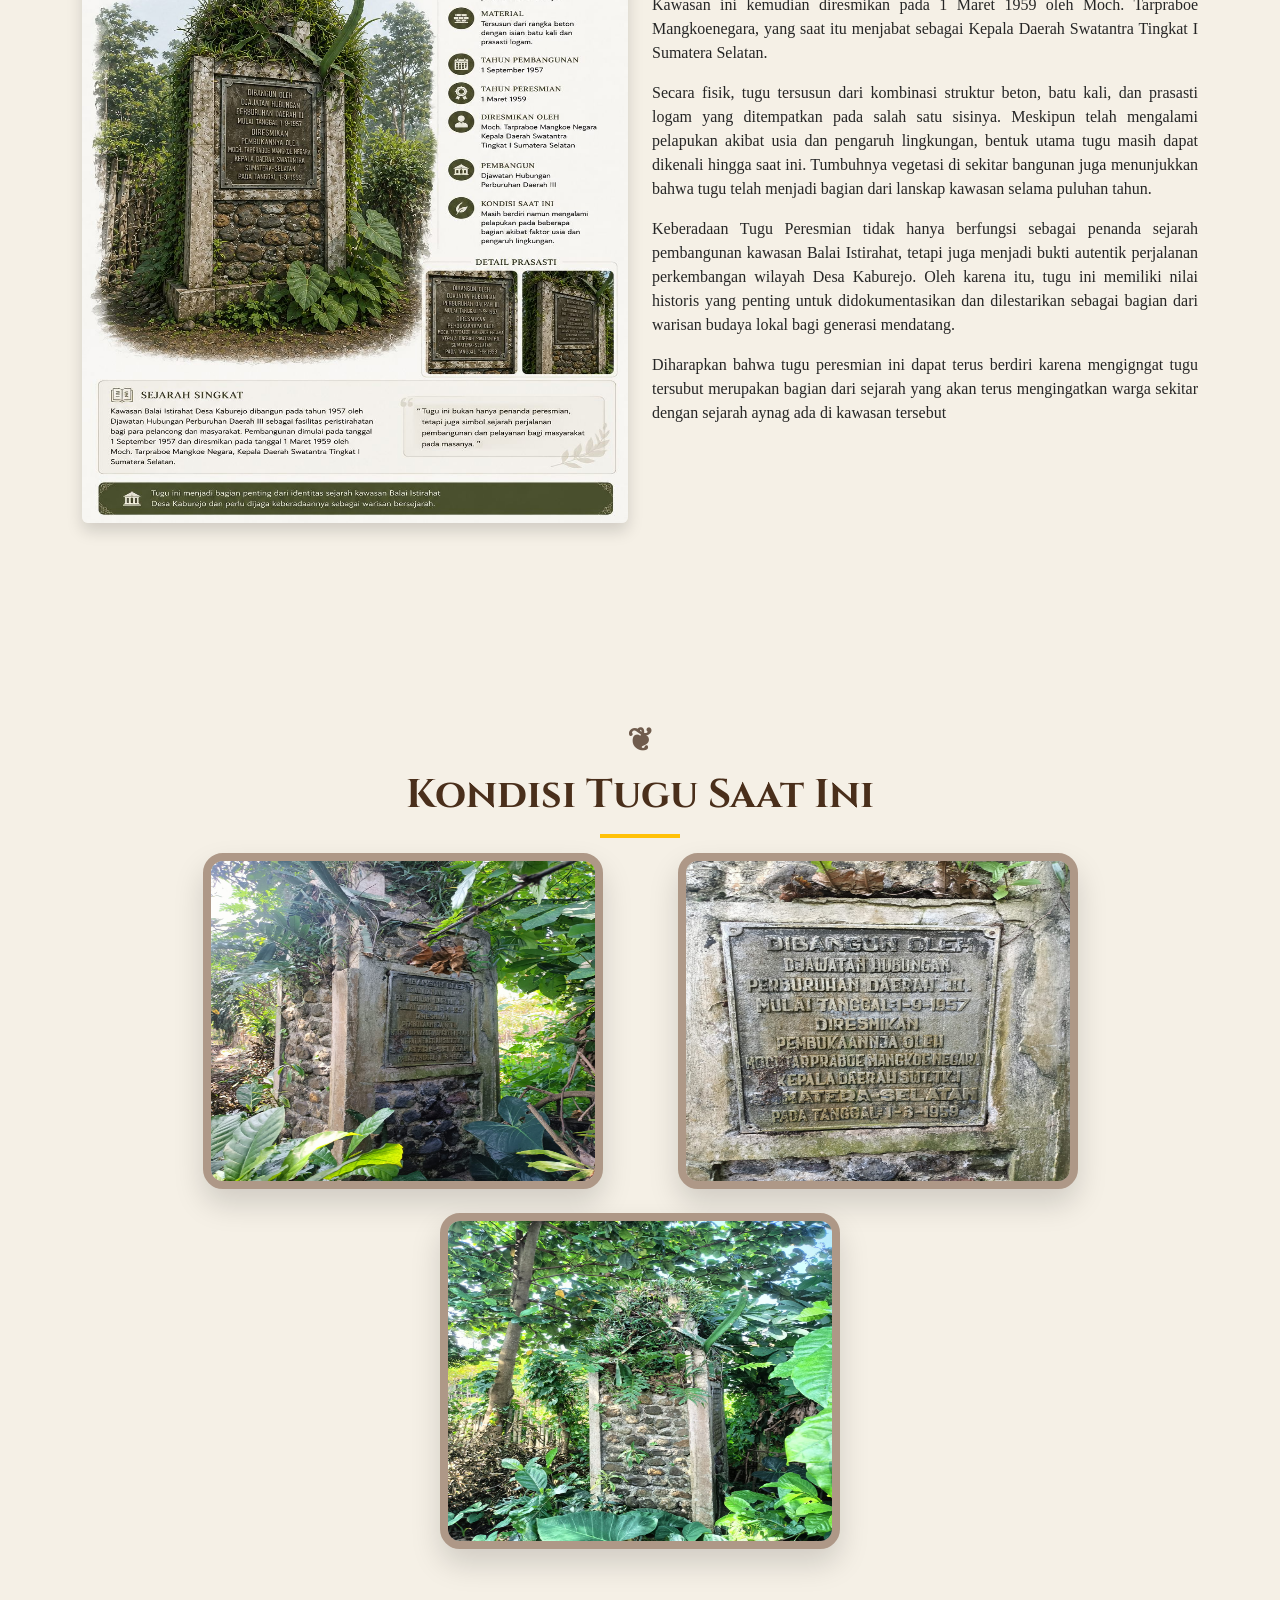
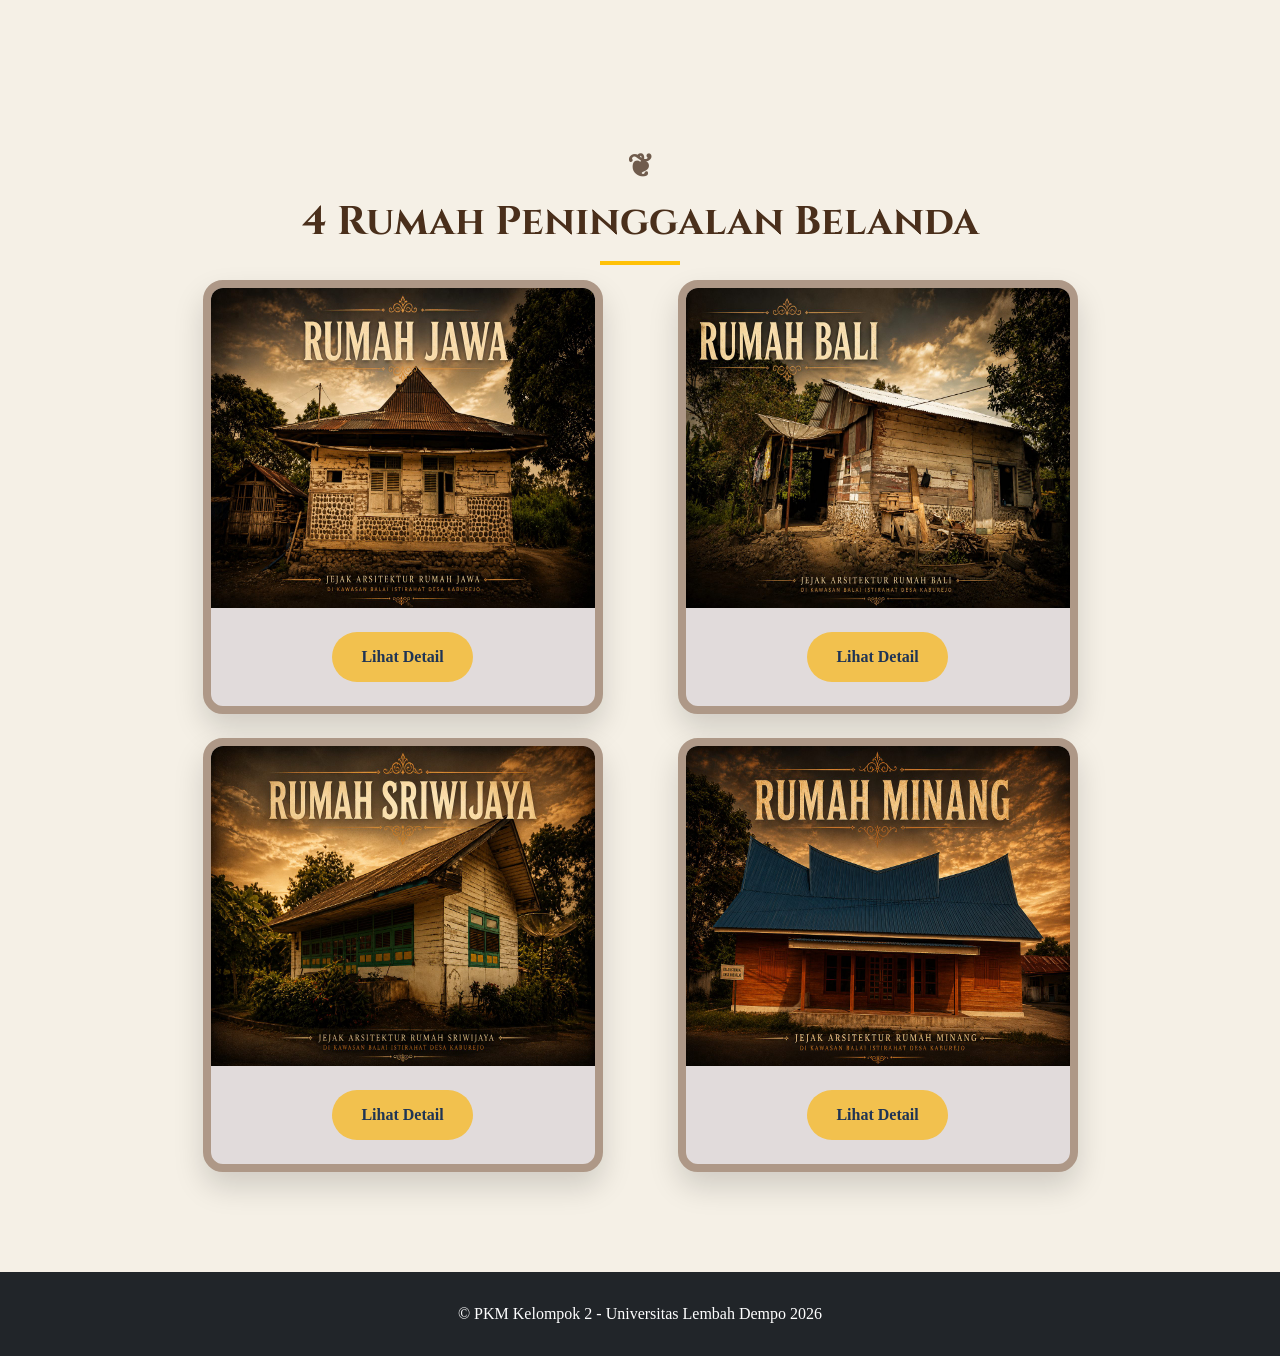
<file: sejarah/sejarah.html>
<!doctype html>
<html lang="en">

<head>
  <meta charset="UTF-8" />
  <meta name="viewport" content="width=device-width, initial-scale=1.0" />
  <link href="https://cdn.jsdelivr.net/npm/bootstrap@5.0.2/dist/css/bootstrap.min.css" rel="stylesheet"
    integrity="sha384-EVSTQN3/azprG1Anm3QDgpJLIm9Nao0Yz1ztcQTwFspd3yD65VohhpuuCOmLASjC" crossorigin="anonymous" />
  <link rel="preconnect" href="https://fonts.googleapis.com" />
  <link rel="preconnect" href="https://fonts.gstatic.com" crossorigin />
  <link href="https://fonts.googleapis.com/css2?family=Cinzel:wght@400;600;700&display=swap" rel="stylesheet" />
  <link rel="stylesheet" href="../style.css">
  <link rel="stylesheet" href="sejrah.css" />
  <title>Sejarah</title>
</head>

<body>
  <nav class="navbar navbar-expand-lg navbar-light sticky-top">
    <div class="container">
      <a class="navbar-brand" href="#home">PKM DESA KABUREJO</a>
      <button class="navbar-toggler" type="button" data-bs-toggle="collapse" data-bs-target="#navbarNav"
        aria-controls="navbarNav" aria-expanded="false" aria-label="Toggle navigation">
        <span class="navbar-toggler-icon"></span>
      </button>
      <div class="collapse navbar-collapse" id="navbarNav">
        <ul class="navbar-nav ms-auto">
          <li class="nav-item">
            <a class="nav-link" aria-current="page" href="../index.html">
              <i class="bi bi-arrow-left"></i> Kembali
            </a>
          </li>
          <li class="nav-item">
            <a class="nav-link" href="#sejarah">Tugu Peresmian</a>
          </li>
          <li class="nav-item">
            <a class="nav-link" href="#rumah">Rumah Singgah</a>
          </li>
        </ul>
      </div>
    </div>
  </nav>
  <section class="section-padding sejarah-detail">
    <div class="container">
      <h2 class="section-title">Sejarah Rumah Singgah Kaburejo</h2>
      <div class="content-card">
        <p>
          Menurut informasi yang diperoleh dari masyarakat, kawasan Balai Istirahat mulai dibangun
          sekitar tahun 1957 dan mulai digunakan pada tahun 1959. Pada masa awal keberadaannya,
          kawasan ini dilengkapi berbagai fasilitas pendukung seperti taman, kolam, air mancur,
          fasilitas pemandian, serta jaringan irigasi yang menunjang kenyamanan para pengunjung.
          Kondisi lingkungan yang sejuk dan keberadaan kebun jeruk yang luas menjadikan kawasan ini
          sebagai salah satu lokasi yang cukup penting pada masanya
        </p>

        <p>
          Seiring perkembangan Kota Pagar Alam, kawasan Balai Istirahat mengalami berbagai perubahan.
          Aktivitas yang dahulu berlangsung di kawasan tersebut perlahan berubah mengikuti perkembangan
          kebutuhan masyarakat dan pemerintah. Beberapa fasilitas yang pernah ada tidak lagi digunakan
          seperti sebelumnya, sementara sejumlah bangunan mengalami renovasi dan penyesuaian fungsi.
        </p>
        <p>
          Meski demikian, identitas utama kawasan tetap dapat dikenali hingga saat ini.
          Salah satu faktor yang membuat kawasan Balai Istirahat tetap memiliki nilai
          sejarah adalah keberadaan empat rumah
          singgah yang masih berdiri dan menjadi penanda utama kawasan tersebut. <br>
          Keunikan kawasan Balai Istirahat terletak pada keberadaan empat bangunan utama
          yang dikenal masyarakat sebagai Rumah Minang, Rumah Sriwijaya, Rumah Jawa, dan
          Rumah Bali. Nama-nama tersebut diberikan berdasarkan bentuk arsitektur bangunan
          yang menyerupai rumah adat dari daerah masing-masing.
        </p>
        <p>
          Menurut keterangan masyarakat setempat, bangunan-bangunan tersebut
          dibangun oleh tenaga lokal dengan konsep perancangan yang dibuat oleh
          arsitek Belanda. Perpaduan tersebut menghasilkan bangunan yang memiliki
          karakter unik dan berbeda dibandingkan
          bangunan lain yang terdapat di sekitar kawasan. Keempat rumah singgah tersebut
          tidak hanya menjadi penanda fisik kawasan Balai Istirahat, tetapi juga menjadi
          bagian penting dari sejarah perkembangan wilayah Kaburejo dan Kota Pagar Alam
          secara umum. Hingga saat ini, bangunan-bangunan tersebut masih berdiri meskipun
          sebagian telah mengalami perubahan fungsi
          maupun renovasi pada beberapa bagian bangunannya.
        </p>
        Kawasan Balai Istirahat Desa Kaburejo merupakan salah satu
        warisan sejarah lokal yang memiliki nilai penting bagi masyarakat Kota
        Pagar Alam. Keberadaan kawasan ini tidak hanya menunjukkan perjalanan
        perkembangan suatu wilayah, tetapi juga menggambarkan bagaimana sebuah kawasan
        dapat terus bertahan dan beradaptasi di tengah perubahan zaman.
        Selain memiliki nilai sejarah, kawasan ini juga memiliki potensi sebagai
        sumber pembelajaran mengenai sejarah lokal, perkembangan arsitektur,
        serta kehidupan masyarakat pada masa lalu. Oleh karena itu, dokumentasi
        dan pelestarian kawasan Balai Istirahat menjadi langkah penting untuk menjaga keberlangsungan
        informasi sejarah yang dimiliki kawasan tersebut.
        </p>
        <p>
          Melalui pelestarian yang berkelanjutan, kawasan Balai Istirahat beserta empat
          rumah singgah bersejarah yang ada di dalamnya dapat terus menjadi pengingat akan
          perjalanan sejarah Kota Pagar Alam sekaligus menjadi warisan
          budaya yang dapat dikenalkan kepada generasi mendatang.
        </p>
        <p>
          Pembahasan lebih mendalam mengenai sejarah, perkembangan, karakteristik
          arsitektur, serta perubahan fungsi masing-masing rumah singgah disajikan
          pada halaman tersendiri agar
          informasi yang disampaikan dapat lebih lengkap dan terperinci.
        </p>
      </div>
    </div>
  </section>

  <section id="sejarah" class="section-padding">
    <div class="container">
      <h2 class="section-title">Tugu Peresmian</h2>

      <div class="row align-items-start">
        <div class="col-lg-6 gambar">
          <img src="../foto lama/tugu3434.jpg" class="img-fluid rounded shadow" />
        </div>

        <div class="col-lg-6 narasi">
          <p>
            Tugu Peresmian merupakan salah satu peninggalan bersejarah yang menjadi penanda awal
            pembangunan kawasan Balai Istirahat
            Desa Kaburejo. Keberadaan tugu ini memiliki nilai penting karena memuat
            informasi mengenai proses pembangunan dan
            peresmian kawasan yang kini menjadi bagian dari sejarah lokal masyarakat.
          </p>
          <p>
            Berdasarkan prasasti yang terpasang pada tugu, pembangunan kawasan dimulai pada tanggal 1 September 1957
            oleh Djawatan
            Hubungan Perburuhan Daerah III. Kawasan ini kemudian diresmikan pada 1 Maret 1959 oleh Moch. Tarpraboe
            Mangkoenegara,
            yang saat itu menjabat sebagai Kepala Daerah Swatantra Tingkat I Sumatera Selatan.
          </p>
          <p>
            Secara fisik, tugu tersusun dari kombinasi struktur beton, batu kali, dan prasasti logam yang ditempatkan
            pada salah
            satu sisinya. Meskipun telah mengalami pelapukan akibat usia dan pengaruh lingkungan, bentuk utama tugu
            masih dapat
            dikenali hingga saat ini. Tumbuhnya vegetasi di sekitar bangunan juga menunjukkan bahwa tugu telah menjadi
            bagian dari
            lanskap kawasan selama puluhan tahun.
          </p>
          <p>
            Keberadaan Tugu Peresmian tidak hanya berfungsi sebagai penanda sejarah pembangunan kawasan Balai Istirahat,
            tetapi juga
            menjadi bukti autentik perjalanan perkembangan wilayah Desa Kaburejo. Oleh karena itu, tugu ini memiliki
            nilai historis
            yang penting untuk didokumentasikan dan dilestarikan sebagai bagian dari warisan budaya lokal bagi generasi
            mendatang.
          </p>
          <p>
            Diharapkan bahwa tugu peresmian ini dapat terus berdiri karena mengigngat tugu tersubut merupakan bagian
            dari sejarah yang akan terus mengingatkan warga sekitar dengan sejarah aynag ada di kawasan tersebut
          </p>
        </div>
      </div>
    </div>
  </section>

  <section id="team" class="section-padding">
    <div class="container">
      <h2 class="section-title">Kondisi Tugu Saat Ini</h2>
      <div class="row g-4 justify-content-center">
        <div class="col-lg-5 col-md-6">
          <div class="card team-card">
            <img src="../foto lama/foto tugu 2.jpg" class="card-img-top" alt="Ketua" />
          </div>
        </div>
        <div class="col-lg-5 col-md-6">
          <div class="card team-card">
            <img src="../foto lama/foto tugu.jpg" class="card-img-top" alt="Ketua" />
          </div>
        </div>
        <div class="col-lg-5 col-md-6">
          <div class="card team-card">
            <img src="../foto lama/foto tugu3.jpg" class="card-img-top" alt="Ketua" />
          </div>
        </div>
      </div>
    </div>
  </section>

  <section id="rumah" class="section-padding">
    <div class="container">
      <h2 class="section-title">4 Rumah Peninggalan Belanda</h2>
      <div class="row g-4 justify-content-center">
        <div class="col-lg-5 col-md-6">
          <div class="card team-card">
            <img src="../gambar/rumah jawaedit2.jpg" class="card-img-top" alt="Ketua" />
            <div class="card-body text-center">
              <a href="../detail rumah/jawa.html" class="btn btn-brand">
                Lihat Detail
              </a>
            </div>
          </div>
        </div>
        <div class="col-lg-5 col-md-6">
          <div class="card team-card">
            <img src="../gambar/rumah bali edit.jpg" class="card-img-top" alt="Ketua" />
            <div class="card-body text-center">
              <a href="../detail rumah/bali.html" class="btn btn-brand">
                Lihat Detail
              </a>
            </div>
          </div>
        </div>
        <div class="col-lg-5 col-md-6">
          <div class="card team-card">
            <img src="../gambar/rumah sriwijaya edit.jpg" class="card-img-top" alt="Ketua" />
            <div class="card-body text-center">
              <a href="../detail rumah/sriwijaya.html" class="btn btn-brand">
                Lihat Detail
              </a>
            </div>
          </div>
        </div>
        <div class="col-lg-5 col-md-6">
          <div class="card team-card">
            <img src="../gambar/minag edit.jpg" class="card-img-top" alt="Ketua" />
            <div class="card-body text-center">
              <a href="../detail rumah/minang.html" class="btn btn-brand">
                Lihat Detail
              </a>
            </div>
          </div>
        </div>
      </div>
    </div>
  </section>
  <script src="https://cdn.jsdelivr.net/npm/bootstrap@5.0.2/dist/js/bootstrap.bundle.min.js"
    integrity="sha384-MrcW6ZMFYlzcLA8Nl+NtUVF0sA7MsXsP1UyJoMp4YLEuNSfAP+JcXn/tWtIaxVXM" crossorigin="anonymous">
    </script>
  <footer>
    <p>© PKM Kelompok 2 - Universitas Lembah Dempo 2026</p>
  </footer>
</body>

</html>
</file>
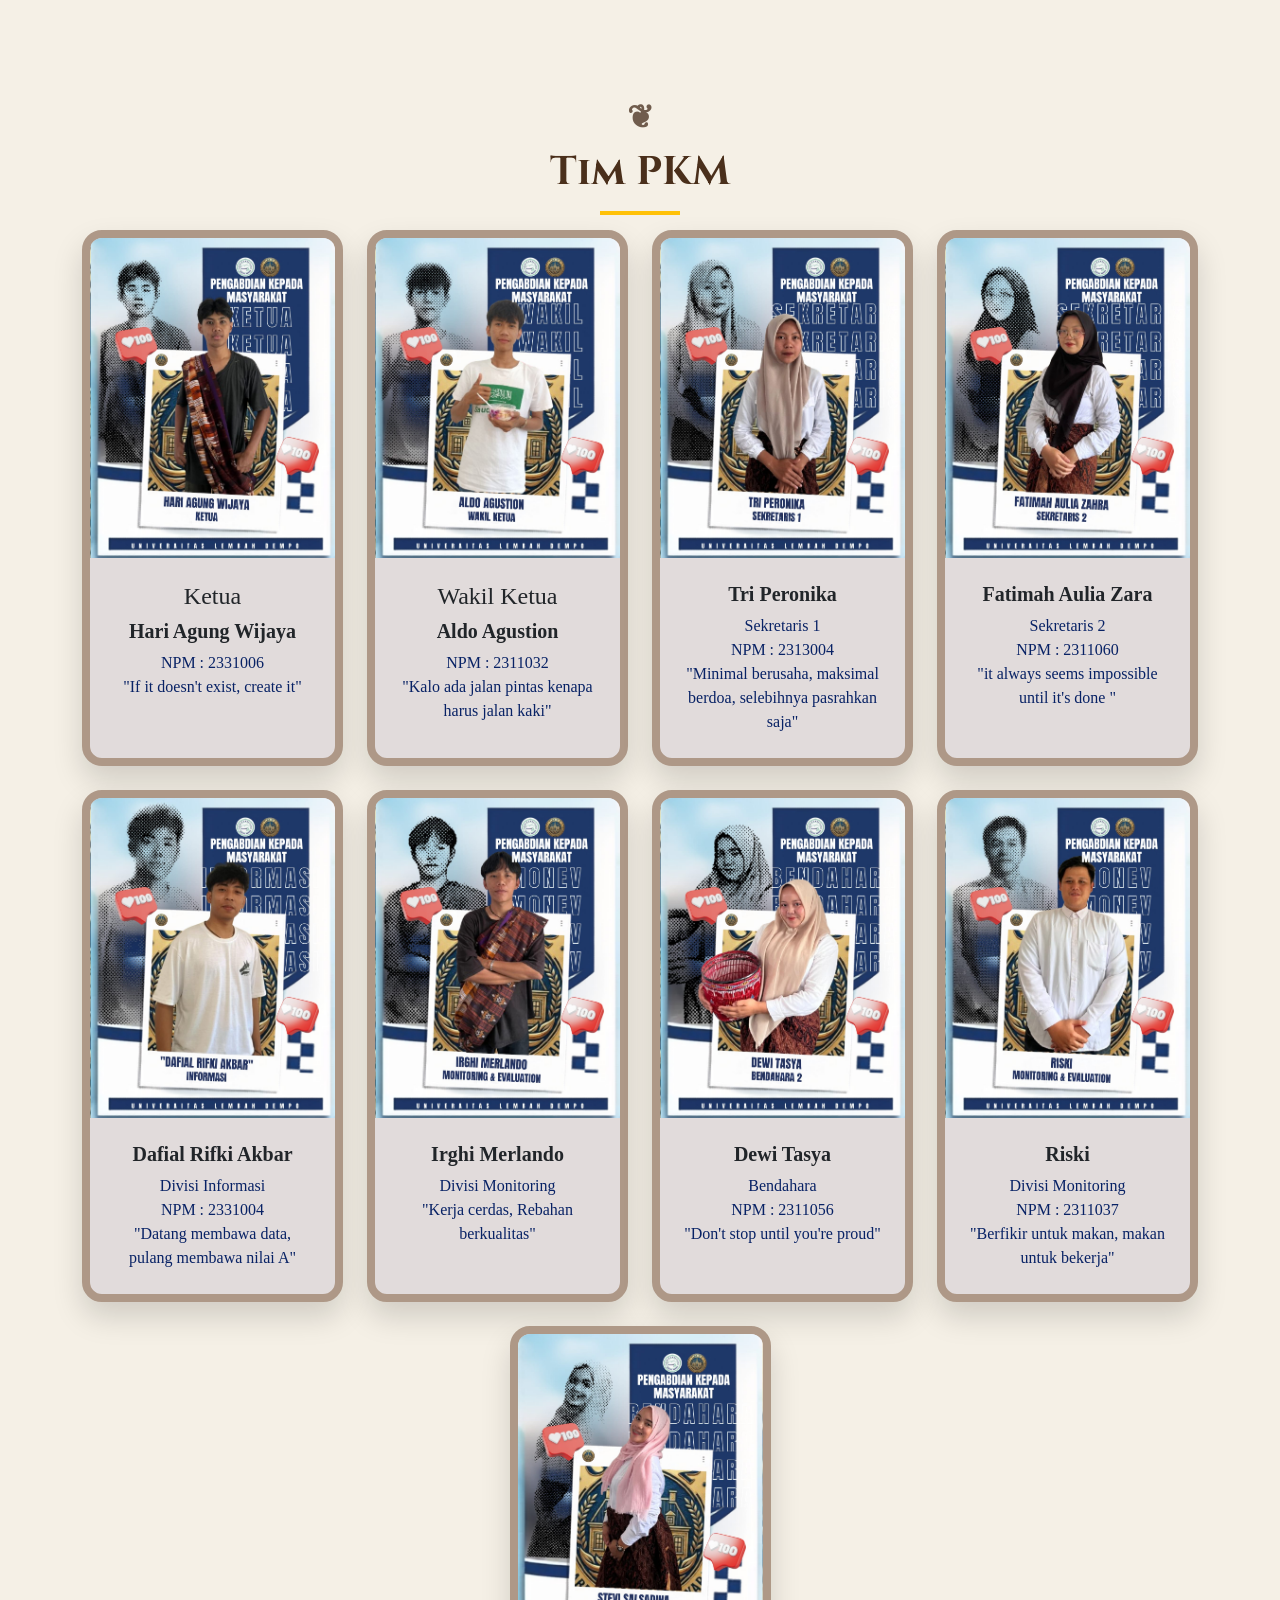
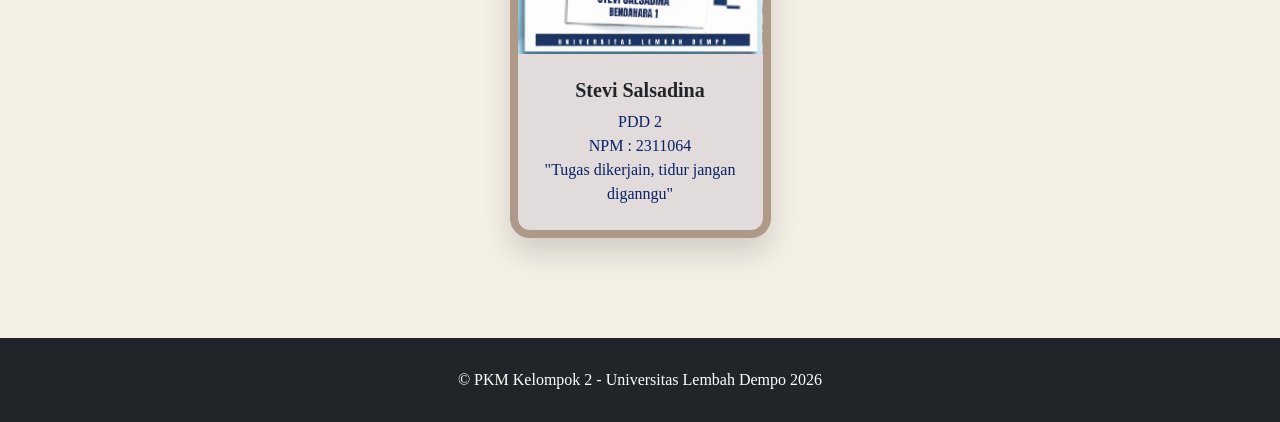
<file: team/team.html>
<!doctype html>
<html lang="en">

<head>
  <meta charset="UTF-8" />
  <meta name="viewport" content="width=device-width, initial-scale=1.0" />
  <link href="https://cdn.jsdelivr.net/npm/bootstrap@5.0.2/dist/css/bootstrap.min.css" rel="stylesheet"
    integrity="sha384-EVSTQN3/azprG1Anm3QDgpJLIm9Nao0Yz1ztcQTwFspd3yD65VohhpuuCOmLASjC" crossorigin="anonymous" />
  <link rel="preconnect" href="https://fonts.googleapis.com" />
  <link rel="preconnect" href="https://fonts.gstatic.com" crossorigin />
  <link href="https://fonts.googleapis.com/css2?family=Cinzel:wght@400;600;700&display=swap" rel="stylesheet" />
  <link rel="stylesheet" href="../style.css" />
  <link rel="stylesheet" href="team.css" />
  <title>PKM Kelompok 2 - Tim</title>
</head>

<body>
  <section id="team" class="section-padding">
    <div class="container">
      <h2 class="section-title">Tim PKM</h2>
      <div class="row g-4 justify-content-center">
        <div class="col-lg-3 col-md-6">
          <div class="card team-card">
            <img src="../gambar/hari.jpg" class="card-img-top" alt="Ketua" />
            <div class="card-body text-center">
              <h4>Ketua</h4>
              <h5>Hari Agung Wijaya</h5>
              <p>NPM : 2331006</p>
              <p>"If it doesn't exist, create it"</p>
            </div>
          </div>
        </div>
        <div class="col-lg-3 col-md-6">
          <div class="card team-card">
            <img src="../gambar/aldo.jpg" class="card-img-top" alt="Wakil Ketua" />
            <div class="card-body text-center">
              <h4>Wakil Ketua</h4>
              <h5>Aldo Agustion</h5>
              <p>NPM : 2311032</p>
              <p>"Kalo ada jalan pintas kenapa harus jalan kaki"</p>
            </div>
          </div>
        </div>
        <div class="col-lg-3 col-md-6">
          <div class="card team-card">
            <img src="../gambar/tri.jpg" class="card-img-top" alt="Sekretaris" />
            <div class="card-body text-center">
              <h5>Tri Peronika</h5>
              <p>Sekretaris 1</p>
              <p>NPM : 2313004</p>
              <p>"Minimal berusaha, maksimal berdoa, selebihnya pasrahkan saja"</p>
            </div>
          </div>
        </div>
        <div class="col-lg-3 col-md-6">
          <div class="card team-card">
            <img src="../gambar/fatimah.jpg" class="card-img-top" alt="Bendahara" />
            <div class="card-body text-center">
              <h5>Fatimah Aulia Zara</h5>
              <p>Sekretaris 2</p>
              <p>NPM : 2311060</p>
              <p>"it always seems impossible until it's done "</p>
            </div>
          </div>
        </div>
        <div class="col-lg-3 col-md-6">
          <div class="card team-card">
            <img src="../gambar/david.jpg" class="card-img-top" alt="Bendahara" />
            <div class="card-body text-center">
              <h5>Dafial Rifki Akbar</h5>
              <p>Divisi Informasi</p>
              <p>NPM : 2331004</p>
              <p>"Datang membawa data, pulang membawa nilai A"</p>
            </div>
          </div>
        </div>
        <div class="col-lg-3 col-md-6">
          <div class="card team-card">
            <img src="../gambar/jek.jpg" class="card-img-top" alt="Bendahara" />
            <div class="card-body text-center">
              <h5>Irghi Merlando</h5>
              <p>Divisi Monitoring</p>
              <p>"Kerja cerdas, Rebahan berkualitas"</p>
            </div>
          </div>
        </div>
        <div class="col-lg-3 col-md-6">
          <div class="card team-card">
            <img src="../gambar/dewi.jpg" class="card-img-top" alt="Humas" />
            <div class="card-body text-center">
              <h5>Dewi Tasya</h5>
              <p>Bendahara</p>
              <p>NPM : 2311056</p>
              <p>"Don't stop until you're proud"</p>
            </div>
          </div>
        </div>
        <div class="col-lg-3 col-md-6">
          <div class="card team-card">
            <img src="../gambar/riski.jpg" class="card-img-top" alt="PDD" />
            <div class="card-body text-center">
              <h5>Riski</h5>
              <p>Divisi Monitoring</p>
              <p>NPM : 2311037</p>
              <p>"Berfikir untuk makan, makan untuk bekerja"</p>
            </div>
          </div>
        </div>
        <div class="col-lg-3 col-md-6">
          <div class="card team-card">
            <img src="../gambar/stevi.jpg" class="card-img-top" alt="PDD" />
            <div class="card-body text-center">
              <h5>Stevi Salsadina</h5>
              <p>PDD 2</p>
              <p>NPM : 2311064</p>
              <p>"Tugas dikerjain, tidur jangan diganngu"</p>
            </div>
          </div>
        </div>
      </div>
    </div>
  </section>
  <footer>
    <p>© PKM Kelompok 2 - Universitas Lembah Dempo 2026</p>
  </footer>

  <script src="https://cdn.jsdelivr.net/npm/bootstrap@5.0.2/dist/js/bootstrap.bundle.min.js"
    integrity="sha384-MrcW6ZMFYlzcLA8Nl+NtUVF0sA7MsXsP1UyJoMp4YLEuNSfAP+JcXn/tWtIaxVXM"
    crossorigin="anonymous"></script>
</body>

</html>
</file>
<file: style.css>
body {
  font-family: "Lora", serif;
  color: #262626;
  background: #f5f0e6;
  scroll-behavior: smooth;
}

#sejarah,
#about,
#lokasi {
  background: #f5f0e6;
}

.section-padding {
  padding: 100px 0;
}

.section-title,
.navbar-brand {
  font-family: "Cinzel", serif;
}

.section-title {
  position: relative;
  font-size: 2.5rem;
  font-weight: 700;
  text-align: center;
  color: #4a2f1b;
}

.section-title::before {
  content: "❦";
  display: block;
  color: #705c4d;
  font-size: 2rem;
  margin-bottom: 10px;
}

.section-title::after {
  content: "";
  width: 80px;
  height: 4px;
  background: #ffc107;
  display: block;
  margin: 15px auto;
}

.navbar {
  padding: 18px 0;
  background: rgba(74, 47, 27, 0.95);
  backdrop-filter: blur(8px);
  border-bottom: 1px solid rgba(255, 255, 255, 0.1);
  box-shadow: 0 5px 20px rgba(0, 0, 0, 0.12);
}

.navbar-brand {
  color: #f2c14e !important;
  font-size: 22px;
  text-transform: uppercase;
  font-weight: 700;
  letter-spacing: 2px;
}

.navbar-brand:hover {
  color: #000 !important;
}

.navbar-nav .nav-link {
  font-size: 14px;
  text-transform: uppercase;
  font-weight: 500;
  color: #f8f1e7 !important;
  margin-left: 15px;
}

.navbar-nav .nav-link:hover,
.navbar-nav .nav-link.active {
  color: #f2c14e !important;
}

.carousel,
.carousel-inner,
.carousel-item {
  height: 100vh;
}

.carousel-item img {
  width: 100%;
  height: 100%;
  object-fit: auto;
}

.carousel-caption {
  position: absolute;
  inset: 0;
  display: flex;
  flex-direction: column;
  justify-content: center;
  align-items: center;
  background: rgba(16, 22, 40, 0.72);
  text-align: center;
  color: #fff;
  z-index: 2;
}

.carousel-caption h5 {
  font-size: 5rem;
  letter-spacing: 4px;
  text-transform: uppercase;
}

.carousel-caption p {
  font-size: 1.4rem;
  font-style: italic;
}

#sejarah img {
  width: 100%;
  height: 690px;
  object-fit: auto;
}

.quote-section {
  padding: 80px 0;
  background: #fff;
}

.quote-section blockquote {
  text-align: center;
  font-size: 2rem;
  font-style: italic;
  color: #6b4226;
}

.narasi {
  font-size: 1rem;
  line-height: 1, 5;
  text-align: justify;
}

.narasi p {
  text-align: justify;
}

#about .row.g-4 > .col-md-4 {
  text-align: center;
  padding-top: 30px;
  object-fit: contain;
}

#about .row.g-4 .btn-brand {
  display: inline-flex;
  justify-content: center;
}

.gallery-img {
  width: 100%;
  height: 280px;
  background-color: #000;
  object-fit: cover;
  object-position: center 65%;
  border-radius: 15px;
  border: 8px solid white;
  box-shadow: 0 15px 30px rgba(0, 0, 0, 0.15);
  transition: 0.3s;
}

.gallery-img:hover {
  transform: scale(1.05);
}

.btn-brand {
  background: #f2c14e;
  border: 1px solid transparent;
  color: #1f3455 !important;
  font-weight: 700;
  padding: 12px 28px;
  border-radius: 50px;
  transition:
    transform 0.2s ease,
    box-shadow 0.2s ease;
}

.btn-brand:hover,
.btn-brand:focus {
  background: #d9a926;
  color: #1f3455 !important;
  transform: translateY(-2px);
  box-shadow: 0 10px 25px rgba(31, 52, 85, 0.18);
}

.map-card {
  background: white;
  padding: 0;
  border: 8px solid #9c806d;
  border-radius: 20px;
  overflow: hidden;
  box-shadow: 0 15px 35px rgba(0, 0, 0, 0.12);
  transition: all 0.3s ease;
}

.map-card:hover {
  transform: translateY(-5px);
  box-shadow: 0 20px 45px rgba(0, 0, 0, 0.18);
}

.map-card iframe {
  border-radius: 15px;
  height: 500px;
  width: 100%;
  display: block;
}

.video-description {
  max-width: 850px;
  margin: 0 auto 30px;
  text-align: center;
  color: #555;
  line-height: 1.8;
}

.video-card {
  position: relative;
  max-width: 900px;
  aspect-ratio: 16 / 9;
  margin: 0 auto;
  background: white;
  border-radius: 20px;
  overflow: hidden;
  border: 8px solid #ae9887;
  box-shadow: 0 15px 35px rgba(0, 0, 0, 0.12);
  transition: 0.3s ease;
}

.video-card:hover {
  transform: translateY(-8px);
  box-shadow: 0 20px 45px rgba(0, 0, 0, 0.18);
}

.video-card iframe {
  display: block;
  width: 100%;
  height: 100%;
  border: 0;
}

.video-link {
  margin: 25px 0 0;
  text-align: center;
}

footer {
  background: #212529;
  color: white;
  text-align: center;
  padding: 30px;
}

footer p {
  margin: 0;
}
</file>
<file: dokumentasi/timeline.css>
.timeline {
  position: relative;
  max-width: 600px;
  margin: auto;
}

.timeline::before {
  content: "";
  position: absolute;
  left: 40px;
  top: 0;
  width: 4px;
  height: 100%;
  background: #c59d5f;
}

.timeline-item {
  position: relative;
  padding-left: 90px;
  margin-bottom: 50px;
}

.timeline-item::before {
  content: "";
  position: absolute;
  left: 28px;
  top: 30px;
  width: 24px;
  height: 24px;
  background: #f2c14e;
  border: 4px solid white;
  border-radius: 50%;
  box-shadow: 0 0 10px rgba(0, 0, 0, 0.15);
}

.timeline-card {
  background: white;
  border-radius: 20px;
  overflow: hidden;
  box-shadow: 0 12px 30px rgba(0, 0, 0, 0.1);
  transition: 0.3s;
}

.timeline-card:hover {
  transform: translateY(-6px);
}

.timeline-card img {
  width: 100%;
  height: 250px;
  object-fit: cover;
}

.timeline-content {
  padding: 25px;
}

.timeline-content h4 {
  color: #4a2f1b;
  font-family: "Cinzel", serif;
}
</file>
<file: galeri/galeri.css>
body {
  font-family: "Lora", serif;
  background: #000000;
  color: #262626;
}

.section-padding {
  padding: 100px 0;
}

.section-title {
  text-align: center;
  font-size: 3rem;
  font-weight: 700;
  margin-bottom: 15px;
  color: #2c2c2c;
}

.section-title::after {
  content: "";
  display: block;
  width: 80px;
  height: 4px;
  background: #8b5e3c;
  margin: 15px auto;
}

.section-subtitle {
  text-align: center;
  color: #666;
  margin-bottom: 60px;
  font-size: 1.1rem;
}

.gallery-img {
  width: 100%;
  height: 320px;
  object-fit: cover;
  border-radius: 15px;
  box-shadow: 0 10px 25px rgba(0, 0, 0, 0.15);
  transition: all 0.4s ease;
}

.gallery-img:hover {
  transform: translateY(-10px) scale(1.03);

  box-shadow: 0 15px 35px rgba(0, 0, 0, 0.25);
}
</file>
<file: sejarah/sejrah.css>
body {
  background: #f5f0e6;
}
.content-card {
  background: #fffdf8;
  border-left: 6px solid #c59d5f;
  padding: 40px;
  border-radius: 15px;
  box-shadow: 0 15px 40px rgba(0, 0, 0, 0.6);
  font-family: "Lora", serif;
  text-align: justify;
}

.team-card {
  background: #e1dbdb;
  border: 8px solid #ae9887;
  border-radius: 20px;
  overflow: hidden;
  object-fit: cover;
  transition:
    transform 0.3s ease,
    box-shadow 0.3s ease;
  box-shadow: 0 15px 30px rgba(0, 0, 0, 0.15);
  max-width: 400px;
  margin: auto;
}

.team-card:hover {
  transform: translateY(-10px);
  box-shadow: 0 20px 40px rgba(0, 0, 0, 0.18);
}

.team-card img {
  width: 100%;
  height: 320px;
  object-fit: auto;
}

.team-card .card-body {
  padding: 1.5rem;
  text-align: center;
}

.team-card .card-body h5 {
  font-weight: 700;
  margin-bottom: 0.5rem;
}

.team-card .card-body p {
  color: #082265;
  margin-bottom: 0;
}
</file>
<file: team/team.css>
body {
  font-family: "Lora", serif;
  background: #f5f0e6;
  color: #082265;
  text-align: center;
}

.team-card {
  background: #e1dbdb;
  border: 8px solid #ae9887;
  border-radius: 20px;
  overflow: hidden;
  transition:
    transform 0.3s ease,
    box-shadow 0.3s ease;
  box-shadow: 0 15px 30px rgba(0, 0, 0, 0.15);
  height: 100%;
  display: flex;
  flex-direction: column;
}

.team-content {
  flex: 1;
  display: flex;
  flex-direction: column;
}

.team-card:hover {
  transform: translateY(-10px);
  box-shadow: 0 20px 40px rgba(0, 0, 0, 0.18);
}

.team-card img {
  width: 100%;
  height: 320px;
  object-fit: cover;
}

.team-card .card-body {
  padding: 1.5rem;
  text-align: center;
}

.team-card .card-body h5 {
  font-weight: 700;
  margin-bottom: 0.5rem;
}

.team-card .card-body p {
  color: #082265;
  margin-bottom: 0;
}
</file>
